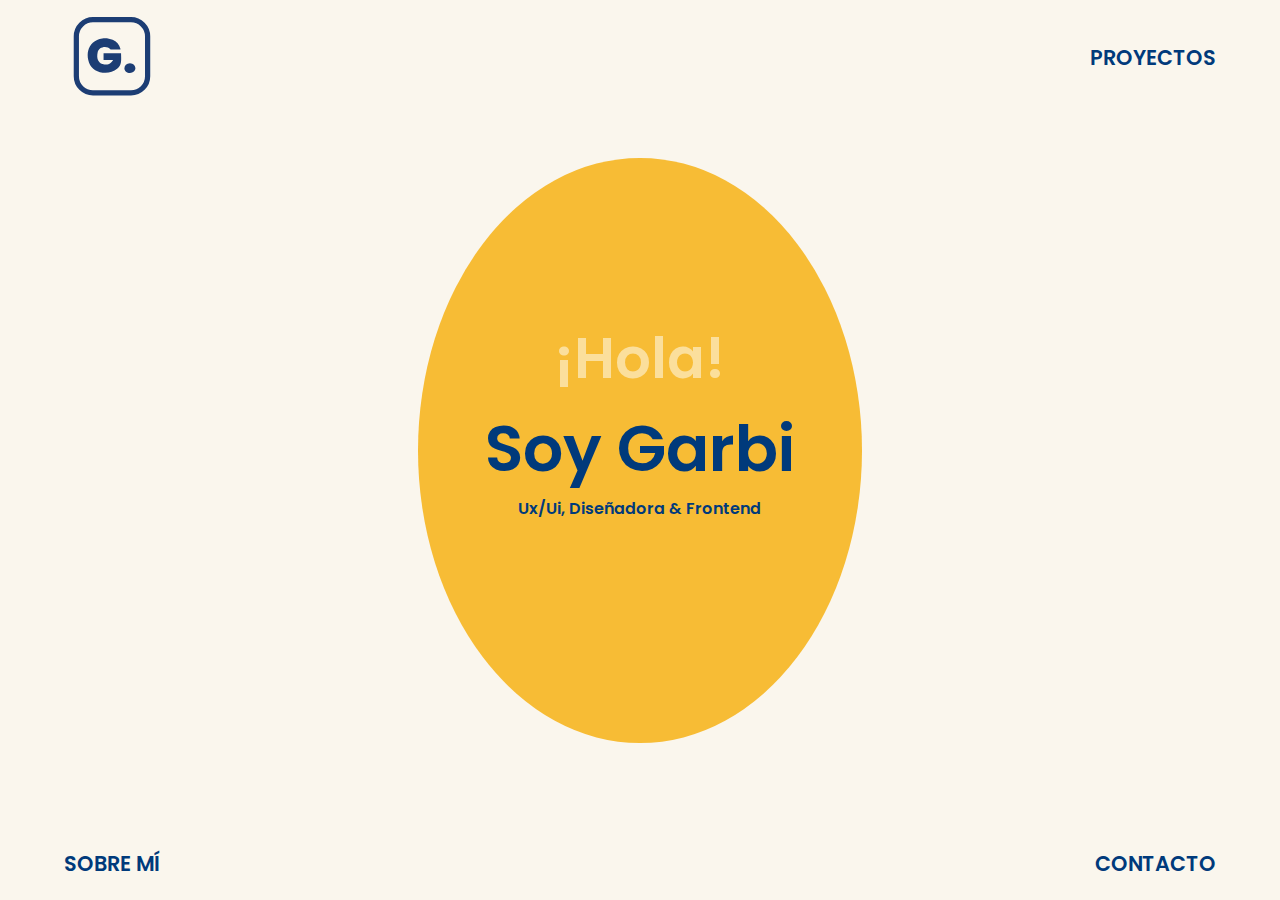
<file: index.html>
<!DOCTYPE html>
<html lang="en">
<head>
    <meta charset="UTF-8">
    <meta http-equiv="X-UA-Compatible" content="IE=edge">
    <meta name="viewport" content="width=device-width, initial-scale=1.0">
    <title>Garbi Mélida</title>
    <link rel="shortcut icon" href="img/Logo.G.naranja.svg" />

    <link rel="stylesheet" href="https://cdn.jsdelivr.net/npm/bootstrap-icons@1.3.0/font/bootstrap-icons.css">
    <link rel="stylesheet" href="https://cdnjs.cloudflare.com/ajax/libs/font-awesome/5.15.1/css/all.min.css" integrity="sha512-+4zCK9k+qNFUR5X+cKL9EIR+ZOhtIloNl9GIKS57V1MyNsYpYcUrUeQc9vNfzsWfV28IaLL3i96P9sdNyeRssA==" crossorigin="anonymous" />

    <link rel="preconnect" href="https://fonts.gstatic.com">
    <link rel="stylesheet" href="https://fonts.googleapis.com/css2?family=Poppins:wght@100;300;400;500;600;700&display=swap" >

    <link rel="stylesheet" href="css/index.css">
    <script src="js/app.js" defer></script>

    
</head>
<body>
    

 <!-- ESTO ES LA CABEZERA -->

    <header>
        <div class="header">
    
            <div class="centrado">
    
                <h1 class="h1">
                    <a class="logo" href="index.html" title="Logo"><img src="img/Logo.G.svg" alt="Garbi"></a>
                </h1>
    
                
                 <i class="fas fa-bars"></i>
    
                 <nav class="nav">
                    <ul class="ul">
                        <li class="li"> <a class="a" href="proyectos.html" title="proyectos"> proyectos</a></li>
                        <li class="li"> <a class="a" href="mi.html" title="sobre mi"> sobre mí</a>
                        <li class="li"> <a class="a" href="contacto.html" title="contacto"> contacto</a>
                    </ul>
                 </nav> 
                      
                 <div class="proyectos">
                    <a class="a" href="proyectos.html" title="Proyectos"> proyectos</a>
                 </div>
    
            
            </div>
    
        </div>
            
         
    </header>



<!-- ESTO ES EL CUERPO -->


<main>
    <div class="main"> 

        <div class="centrado">

            <div class="fondo">

                <div class="circulo"> 
                    <section class="texto 1">
                        <p class="p1">¡Hola!</p>
                        <h2 class="h2"> Soy Garbi</h2>
                    </section>
                    <section class="texto 2">
                        <h3 class="h3"> Ux/Ui, Diseñadora & Frontend</h3>
                        
                     </section>


                </div>
    

            </div>

        </div>

    </div>
 
</main>




<!-- ESTO ES EL PIE -->


<footer>

    <div class="footer">
        <div class="centrado">

            <div class="mi">
                <a class="a" href="mi.html" title="Sobre mi"> Sobre mí</a>
            </div>

            <div class="social">
                <ul class="rrss">
                <li class="red-social"><a class="a" href="https://www.instagram.com/soy.garbi/" title="Instagram" target="_blank" rel="noopener noreferrer"><i class="fab fa-instagram"></i></a></li>
                <li class="red-social"><a class="a" href="https://github.com/garbimelida" title="Github" target="_blank" rel="noopener noreferrer"><i class="fab fa-github"></i></a></li>
                <li class="red-social"><a class="a" href="https://www.linkedin.com/in/garbimelida/" title="linkedin" target="_blank" rel="noopener noreferrer"><i class="fab fa-linkedin"></i></a></li> 
                </ul>
            </div>

            <div class="contacto">
                <a class="a" href="contacto.html" title="Contacto"> Contacto</a>
            </div>

            

        </div>
    </div>

</footer>




</body>
</html>
</file>
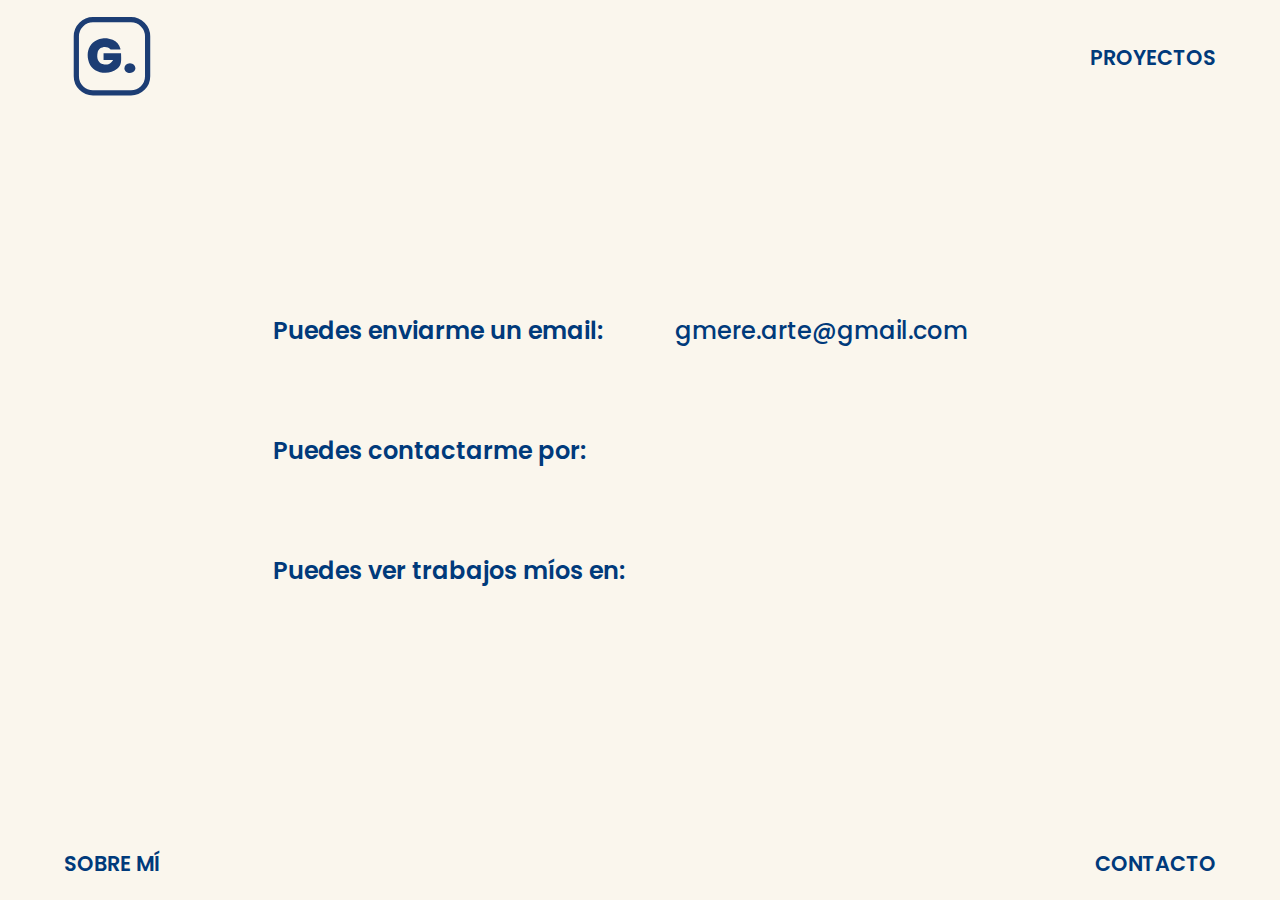
<file: contacto.html>
<!DOCTYPE html>
<html lang="en">
<head>
    <meta charset="UTF-8">
    <meta http-equiv="X-UA-Compatible" content="IE=edge">
    <meta name="viewport" content="width=device-width, initial-scale=1.0">
    <title>Garbi Mélida</title>
    <link rel="shortcut icon" href="img/Logo.G.naranja.svg" />

    <link rel="stylesheet" href="https://cdn.jsdelivr.net/npm/bootstrap-icons@1.3.0/font/bootstrap-icons.css">
    <link rel="stylesheet" href="https://cdnjs.cloudflare.com/ajax/libs/font-awesome/5.15.1/css/all.min.css" integrity="sha512-+4zCK9k+qNFUR5X+cKL9EIR+ZOhtIloNl9GIKS57V1MyNsYpYcUrUeQc9vNfzsWfV28IaLL3i96P9sdNyeRssA==" crossorigin="anonymous" />

    <link rel="preconnect" href="https://fonts.gstatic.com">
    <link rel="stylesheet" href="https://fonts.googleapis.com/css2?family=Poppins:wght@100;300;400;500;600;700&display=swap" >

    <link rel="stylesheet" href="css/contacto.css">
    <script src="js/app.js" defer></script>
</head>
<body>
    


    <header>
        <div class="header">
    
            <div class="centrado">
    
                <h1 class="h1">
                    <a class="logo" href="index.html" title="Logo"><img src="img/Logo.G.svg" alt="Garbi"></a>
                </h1>
    
                
                 <i class="fas fa-bars"></i>
    
                 <nav class="nav">
                    <ul class="ul">
                        <li class="li"> <a class="a" href="proyectos.html" title="proyectos"> proyectos</a></li>
                        <li class="li"> <a class="a" href="mi.html" title="sobre mi"> sobre mí</a>
                        <li class="li"> <a class="a" href="contacto.html" title="contacto"> contacto</a>
                    </ul>
                 </nav> 
                      
                 <div class="proyectos">
                    <a class="a" href="proyectos.html" title="Proyectos"> proyectos</a>
                 </div>
    
            
            </div>
    
        </div>
            
         
    </header>






<main>
    <div class="main"> 

        <div class="centrado">

            <div class="info"> 

                <div class="apartado">
                    <p class="p1">Puedes enviarme un email:</p>
                    <a class="correo" href="mailto:gmere.arte@gmail.com" title="correo" target="_blank" rel="noopener noreferrer">gmere.arte@gmail.com</a>

                </div>

                <div class="apartado">
                    <p class="p2">Puedes contactarme por:</p>
                    <a class="a" href="https://www.linkedin.com/in/garbimelida/" title="linkedin" target="_blank" rel="noopener noreferrer"><i class="fab fa-linkedin"></i></a>

                </div>

                <div class="apartado">
                    <p class="p">Puedes ver trabajos míos en:</p>
                    <ul class="rrss"> 
                        <li class="red-social"><a class="a" href="https://www.instagram.com/soy.garbi/" title="Instagram" target="_blank" rel="noopener noreferrer"><i class="fab fa-instagram"></i></a></li>
                        <li class="red-social"><a class="a" href="https://github.com/garbimelida" title="Github" target="_blank" rel="noopener noreferrer"><i class="fab fa-github"></i></a></li>
                    </ul>

                </div>



             </div>

        </div>


     </div>

          
    
</main>







<footer>

    <div class="footer">
        <div class="centrado">

            <div class="mi">
                <a class="a" href="mi.html" title="Sobre mi"> Sobre mí</a>
            </div>

            <div class="contacto">
                <a class="a" href="contacto.html" title="Contacto"> Contacto</a>
            </div>

            

        </div>
    </div>

</footer>




</body>
</html>
</file>
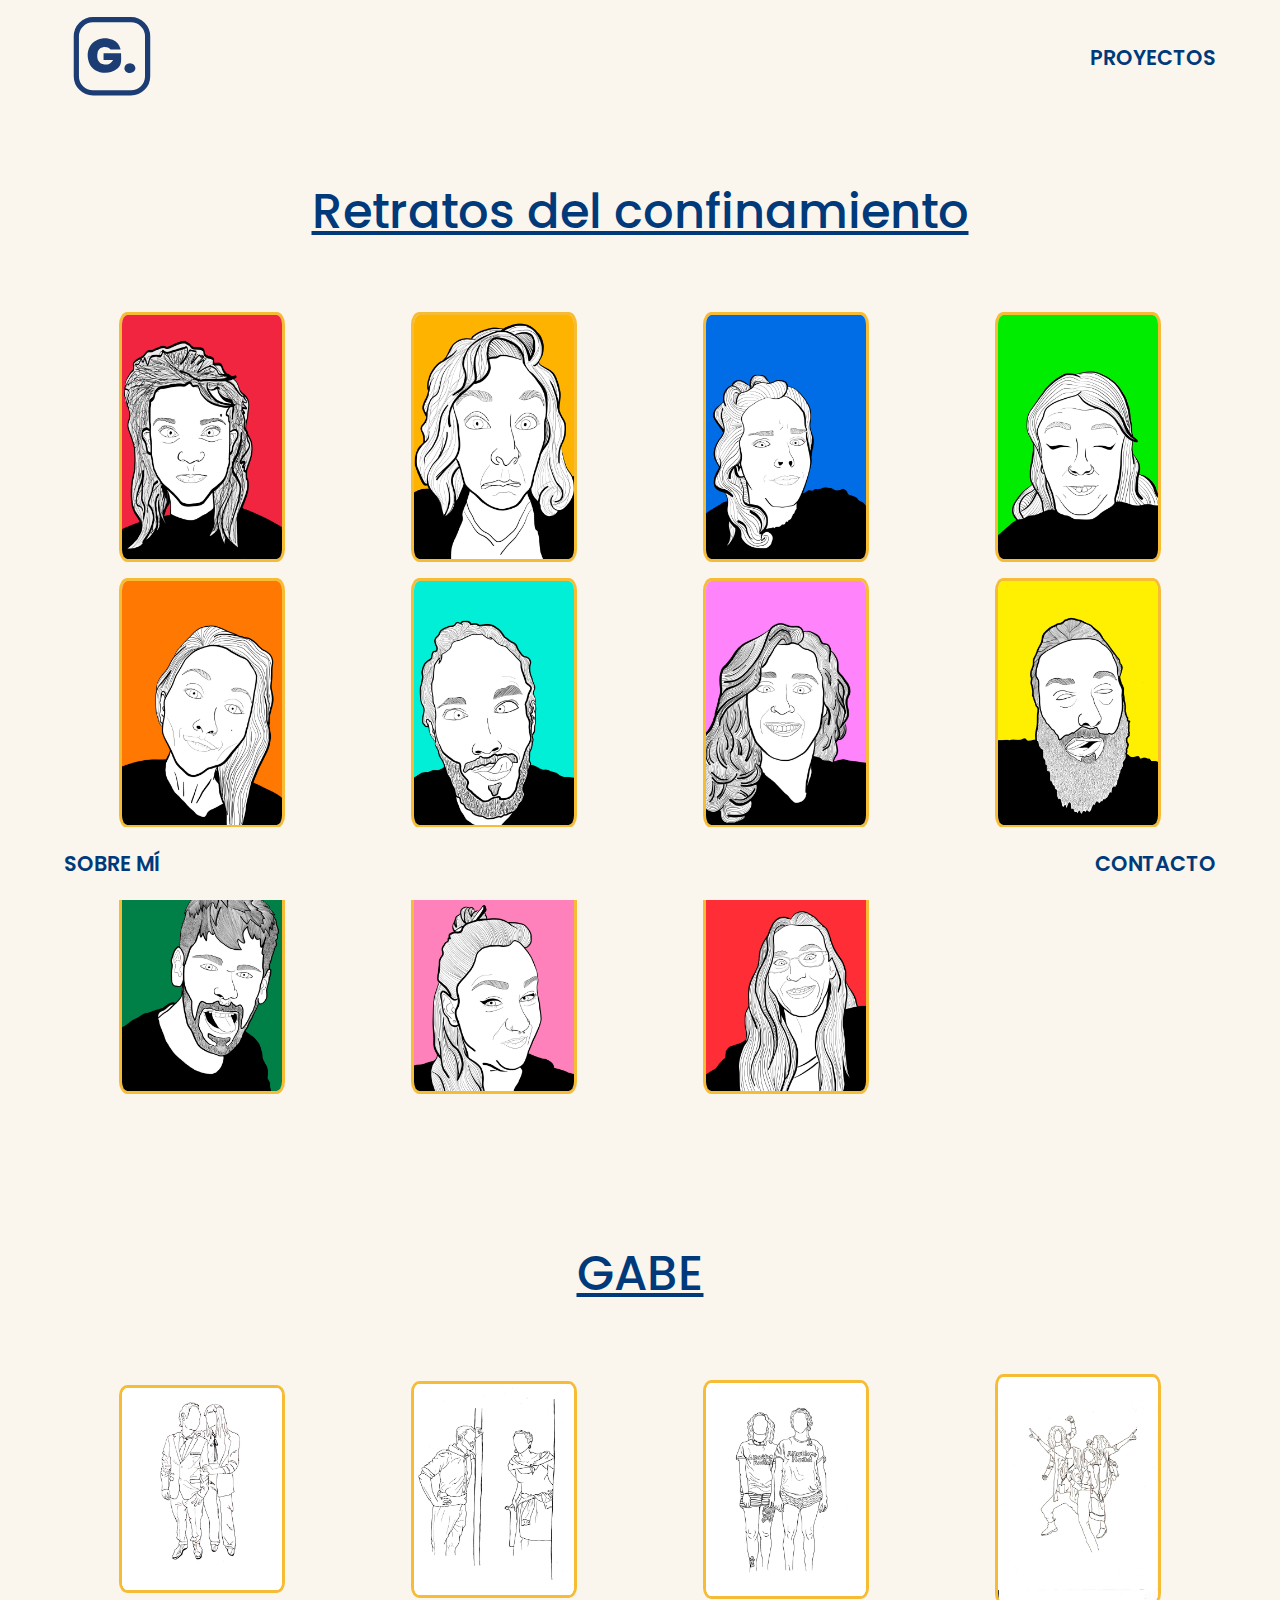
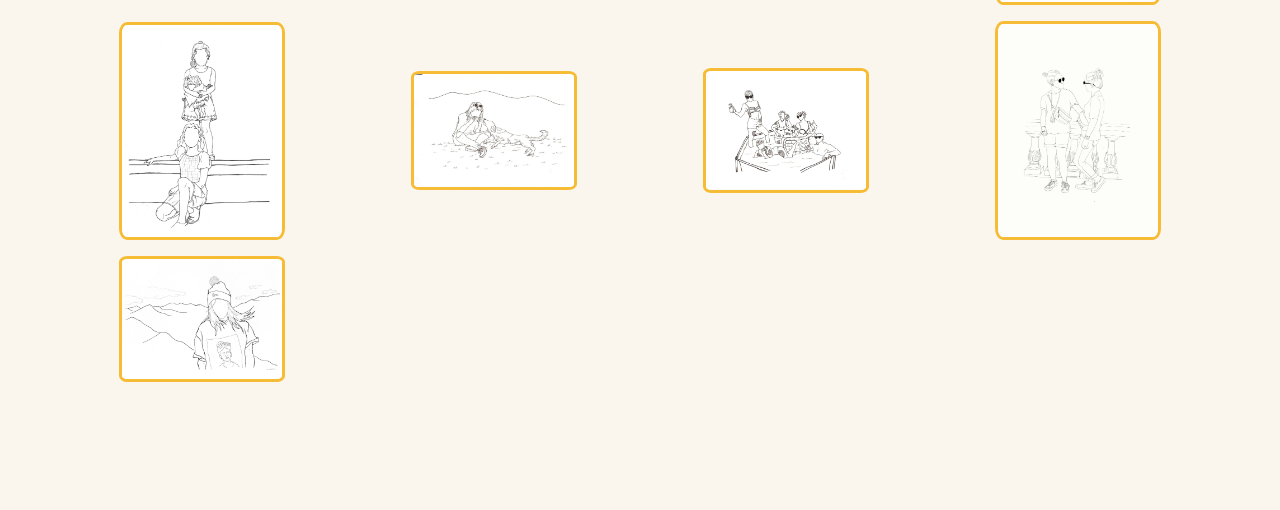
<file: disenos.html>
<!DOCTYPE html>
<html lang="en">
<head>
    <meta charset="UTF-8">
    <meta http-equiv="X-UA-Compatible" content="IE=edge">
    <meta name="viewport" content="width=device-width, initial-scale=1.0">
    <title>Garbi Mélida</title>
    <link rel="shortcut icon" href="img/Logo.G.naranja.svg" />

    <link rel="stylesheet" href="https://cdn.jsdelivr.net/npm/bootstrap-icons@1.3.0/font/bootstrap-icons.css">
    <link rel="stylesheet" href="https://cdnjs.cloudflare.com/ajax/libs/font-awesome/5.15.1/css/all.min.css" integrity="sha512-+4zCK9k+qNFUR5X+cKL9EIR+ZOhtIloNl9GIKS57V1MyNsYpYcUrUeQc9vNfzsWfV28IaLL3i96P9sdNyeRssA==" crossorigin="anonymous" />

    <link rel="preconnect" href="https://fonts.gstatic.com">
    <link rel="stylesheet" href="https://fonts.googleapis.com/css2?family=Poppins:wght@100;300;400;500;600;700&display=swap" >

    <link rel="stylesheet" href="css/disenos.css">
    
    <script src="js/app.js" defer></script>
</head>





<body>
    



<!-- LIGHTBOX -->
<div class="imagenes">

  <!-- RETRATOS DE CONFINAMIENTO -->

  <div class="lightbox 0">
    <i class="fas fa-times"></i>
    <img class="limi" src="img/retratos/Shey.jpg" alt="">
  </div>

  <div class="lightbox 1">
    <i class="fas fa-times"></i>
    <img class="limi" src="img/retratos/Rakk.jpg" alt="">
  </div>
  
  <div class="lightbox 2">
    <i class="fas fa-times"></i>
    <img class="limi" src="img/retratos/Yara.jpg" alt="">
  </div>


  <div class="lightbox 3">
    <i class="fas fa-times"></i>
    <img class="limi" src="img/retratos/Olena.jpg" alt="">
  </div>

  <div class="lightbox 4">
    <i class="fas fa-times"></i>
    <img class="limi" src="img/retratos/Rebeca.jpg" alt="">
  </div>
  
  <div class="lightbox 5">
    <i class="fas fa-times"></i>
    <img class="limi" src="img/retratos/Erlantz.jpg" alt="">
  </div>


  <div class="lightbox 6">
    <i class="fas fa-times"></i>
    <img class="limi" src="img/retratos/Maitane.jpg" alt="">
  </div>

  <div class="lightbox 7">
    <i class="fas fa-times"></i>
    <img class="limi" src="img/retratos/Matauko.jpg" alt="">
  </div>
  
  <div class="lightbox 8">
    <i class="fas fa-times"></i>
    <img class="limi" src="img/retratos/PABLO.jpg" alt="">
  </div>

  <div class="lightbox 9">
    <i class="fas fa-times"></i>
    <img class="limi" src="img/retratos/Tatti.jpg" alt="">
  </div>

  <div class="lightbox 10">
    <i class="fas fa-times"></i>
    <img class="limi" src="img/retratos/MAIDER.jpg" alt="">
  </div>

  <!-- GABE -->

  <div class="lightbox 11">
    <i class="fas fa-times"></i>
    <img class="limi" src="img/Gabe/Z.jpg" alt="">
  </div>

  <div class="lightbox 12">
    <i class="fas fa-times"></i>
    <img class="limi" src="img/Gabe/Y.jpg" alt="">
  </div>
  
  <div class="lightbox 13">
    <i class="fas fa-times"></i>
    <img class="limi" src="img/Gabe/X.jpg" alt="">
  </div>


  <div class="lightbox 14">
    <i class="fas fa-times"></i>
    <img class="limi" src="img/Gabe/W.jpg" alt="">
  </div>

  <div class="lightbox 15">
    <i class="fas fa-times"></i>
    <img class="limi" src="img/Gabe/V.jpg" alt="">
  </div>
  
  <div class="lightbox 16">
    <i class="fas fa-times"></i>
    <img class="limi" src="img/Gabe/U.jpg" alt="">
  </div>


  <div class="lightbox 17">
    <i class="fas fa-times"></i>
    <img class="limi" src="img/Gabe/T.jpg" alt="">
  </div>

  <div class="lightbox 18">
    <i class="fas fa-times"></i>
    <img class="limi" src="img/Gabe/S.jpg" alt="">
  </div>
  
  <div class="lightbox 19">
    <i class="fas fa-times"></i>
    <img class="limi" src="img/Gabe/R.jpg" alt="">
  </div>


</div>
  



<header>
  <div class="header">

      <div class="centrado">

          <h1 class="h1">
              <a class="logo" href="index.html" title="Logo"><img src="img/Logo.G.svg" alt="Garbi"></a>
          </h1>

          
           <i class="fas fa-bars"></i>

           <nav class="nav">
              <ul class="ul">
                  <li class="li"> <a class="a" href="proyectos.html" title="proyectos"> proyectos</a></li>
                  <li class="li"> <a class="a" href="mi.html" title="sobre mi"> sobre mí</a>
                  <li class="li"> <a class="a" href="contacto.html" title="contacto"> contacto</a>
              </ul>
           </nav> 
                
           <div class="proyectos">
              <a class="a" href="proyectos.html" title="Proyectos"> proyectos</a>
           </div>

      
      </div>

  </div>
      
   
</header>
        
     
</header>




<main>
    <div class="main"> 

        <div class="centrado">

            <section class="trabajos" id="retrtos">
                
                <h2 class="titulo"> Retratos del confinamiento</h2>

                <div class="grid">

                  <article class="article 0">
                    <img class="img" src="img/retratos/Shey.jpg" alt="imagen 01">
                    <h4 class="overlay">Sheyla</h4>
                  </article>
                 <article class="article 1">
                    <img class="img" src="img/retratos/Rakk.jpg" alt="imagen 02">
                    <h4 class="overlay">Raquel</h4>
                  </article>
                  <article class="article 2">
                    <img class="img" src="img/retratos/Yara.jpg" alt="Yara">
                    <h4 class="overlay">Yara</h4>
                  </article>
                  <article class="article 3">
                    <img class="img" src="img/retratos/Olena.jpg" alt="Olena">
                    <h4 class="overlay">Olena</h4>
                  </article>
                  <article class="article 4">
                    <img class="img" src="img/retratos/Rebeca.jpg" alt="Rebeca">
                    <h4 class="overlay">Rebeca</h4>
                  </article>
                  <article class="article 5">
                    <img class="img" src="img/retratos/Erlantz.jpg" alt="Erlantz">
                    <h4 class="overlay">Erlantz</h4>
                  </article>
                  <article class="article 6">
                    <img class="img" src="img/retratos/Maitane.jpg" alt="Maitane">
                    <h4 class="overlay">Maitane</h4>
                  </article>
                  <article class="article 7">
                    <img class="img" src="img/retratos/Matauko.jpg" alt="Matauko">
                    <h4 class="overlay">Matauko</h4>
                  </article>
                  <article class="article 8">
                    <img class="img" src="img/retratos/PABLO.jpg" alt="Pablo">
                    <h4 class="overlay">Pablo</h4>
                  </article>
                  <article class="article 9">
                    <img class="img" src="img/retratos/Tatti.jpg" alt="Tatti">
                    <h4 class="overlay">Tatti</h4>
                  </article>
                  <article class="article 10">
                    <img class="img" src="img/retratos/MAIDER.jpg" alt="Maider">
                    <h4 class="overlay">Rebeca</h4>
                  </article>
                
                </div>
              </section>



              <section class="section trabajos" id="Gabe">
                
                <h2 class="titulo"> GABE</h2>

                <div class="grid">
          
                  <article class="article 11">
                    <img class="img" src="img/Gabe/Z.jpg" alt="Z">
                    <h4 class="overlay">Z</h4>
                  </article>
                  <article class="article 12">
                    <img class="img" src="img/Gabe/Y.jpg" alt="Y">
                    <h4 class="overlay">Y</h4>
                  </article>
                  <article class="article 13">
                    <img class="img" src="img/Gabe/X.jpg" alt="X">
                    <h4 class="overlay">X</h4>
                  </article>
                  <article class="article 14">
                    <img class="img" src="img/Gabe/W.jpg" alt="W">
                    <h4 class="overlay">W</h4>
                  </article>
                  <article class="article 15">
                    <img class="img" src="img/Gabe/V.jpg" alt="V">
                    <h4 class="overlay">V</h4>
                  </article>
                  <article class="article 16">
                    <img class="img" src="img/Gabe/U.jpg" alt="U">
                    <h4 class="overlay">U</h4>
                  </article>
                  <article class="article 17">
                    <img class="img" src="img/Gabe/T.jpg" alt="T">
                    <h4 class="overlay">T</h4>
                  </article>
                  <article class="article 18">
                    <img class="img" src="img/Gabe/S.jpg" alt="S">
                    <h4 class="overlay">S</h4>
                  </article>
                  <article class="article 19">
                    <img class="img" src="img/Gabe/R.jpg" alt="R">
                    <h4 class="overlay">R</h4>
                  </article>
                  
                
                </div>
                
                          
                
              </section>

         </div>

     </div>      
    
</main>







<footer>

    <div class="footer">
        <div class="centrado">

            <div class="mi">
                <a class="a" href="mi.html" title="Proyectos"> Sobre mí</a>
            </div>

            <div class="social">
              <ul class="rrss">
              <li class="red-social"><a class="a" href="https://www.instagram.com/soy.garbi/" title="Instagram" target="_blank" rel="noopener noreferrer"><i class="fab fa-instagram"></i></a></li>
              <li class="red-social"><a class="a" href="https://github.com/garbimelida" title="Github" target="_blank" rel="noopener noreferrer"><i class="fab fa-github"></i></a></li>
              <li class="red-social"><a class="a" href="https://www.linkedin.com/in/garbimelida/" title="linkedin" target="_blank" rel="noopener noreferrer"><i class="fab fa-linkedin"></i></a></li> 
              </ul>
          </div>

            <div class="contacto">
                <a class="a" href="contacto.html" title="Contacto"> Contacto</a>
            </div>

            

        </div>
    </div>

</footer>




</body>
</html>
</file>
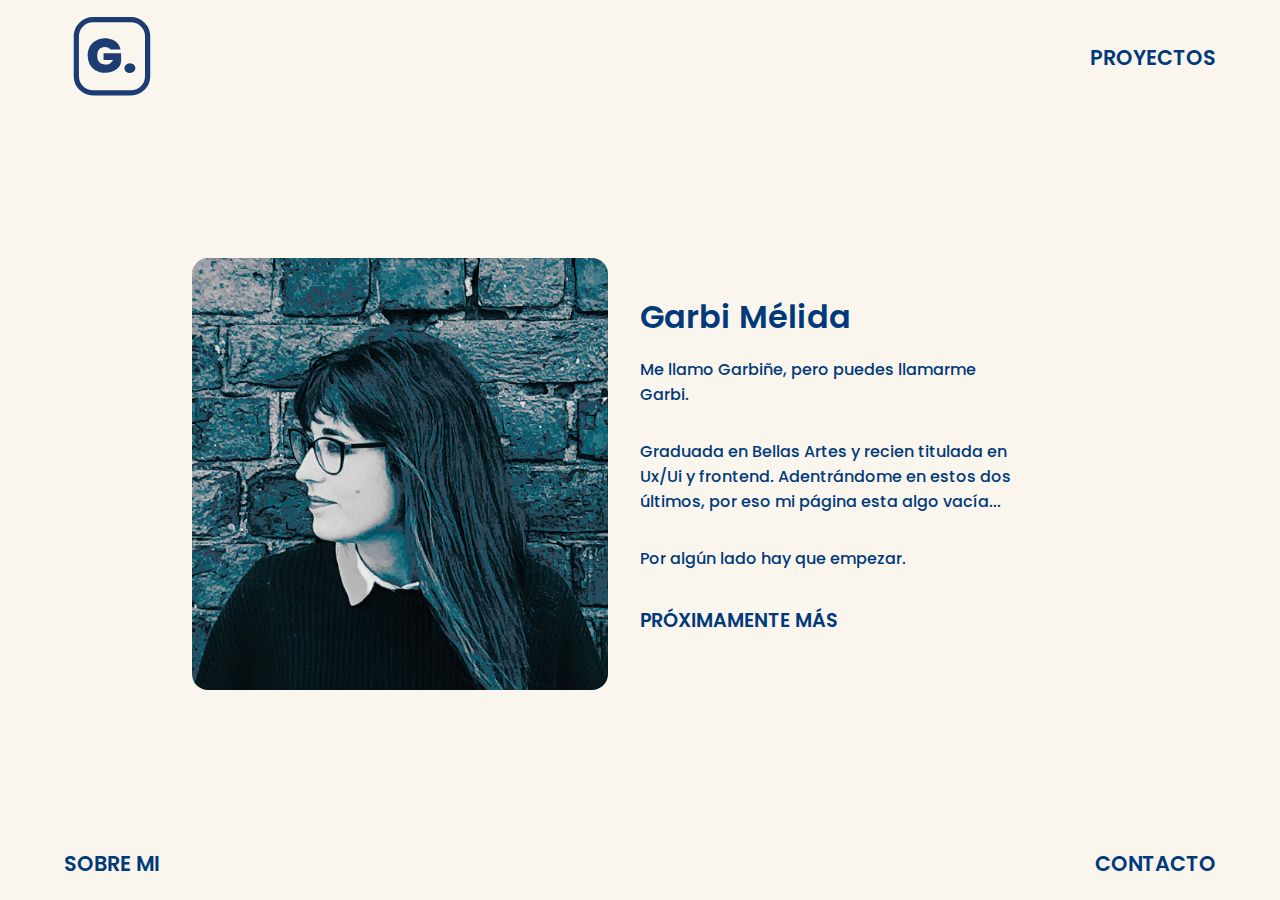
<file: mi.html>
<!DOCTYPE html>
<html lang="en">
<head>
    <meta charset="UTF-8">
    <meta http-equiv="X-UA-Compatible" content="IE=edge">
    <meta name="viewport" content="width=device-width, initial-scale=1.0">
    <title>Garbi Mélida</title>
    <link rel="shortcut icon" href="img/Logo.G.naranja.svg" />

    <link rel="stylesheet" href="https://cdn.jsdelivr.net/npm/bootstrap-icons@1.3.0/font/bootstrap-icons.css">
    <link rel="stylesheet" href="https://cdnjs.cloudflare.com/ajax/libs/font-awesome/5.15.1/css/all.min.css" integrity="sha512-+4zCK9k+qNFUR5X+cKL9EIR+ZOhtIloNl9GIKS57V1MyNsYpYcUrUeQc9vNfzsWfV28IaLL3i96P9sdNyeRssA==" crossorigin="anonymous" />

    <link rel="preconnect" href="https://fonts.gstatic.com">
    <link rel="stylesheet" href="https://fonts.googleapis.com/css2?family=Poppins:wght@100;300;400;500;600;700&display=swap" >

    <link rel="stylesheet" href="css/mi.css">
    <script src="js/app.js" defer></script>

</head>
<body>
    


<header>
    <div class="header">

        <div class="centrado">

            <h1 class="h1">
                <a class="logo" href="index.html" title="Logo"><img src="img/Logo.G.svg" alt="Garbi"></a>
            </h1>

            
             <i class="fas fa-bars"></i>

             <nav class="nav">
                <ul class="ul">
                    <li class="li"> <a class="a" href="proyectos.html" title="proyectos"> proyectos</a></li>
                    <li class="li"> <a class="a" href="mi.html" title="sobre mi"> sobre mi</a>
                    <li class="li"> <a class="a" href="contacto.html" title="contacto"> contacto</a>
                </ul>
             </nav> 
                  
             <div class="proyectos">
                <a class="a" href="proyectos.html" title="Proyectos"> proyectos</a>
             </div>

        
        </div>

    </div>
        
     
</header>






<main>
    <div class="main"> 

        <div class="centrado">

                <div class="columna yo">
                    <img class="img" src="img/yo.jpg" alt="yo">
                    
                </div>

                <div class="columna">
                    <div class="texto">
                        <h2 class="presentacion">Garbi Mélida</h2>
                        <p class="p"> Me llamo Garbiñe, pero puedes llamarme <strong>Garbi</strong>.</p>
                         <p class="p"> Graduada en Bellas Artes y recien titulada en  <strong>Ux</strong>/<strong>Ui</strong> y <strong>frontend</strong>. Adentrándome en estos dos últimos,
                        por eso mi página esta algo vacía...</p> 
                         <p class="p">Por algún lado hay que empezar.</p> 
                         <p class="proximamente">PRÓXIMAMENTE MÁS</p>

                    </div>
                    
                    
                    
                </div>


               
                     
        </div>

         
    </div>


        
</main>







<footer>

    <div class="footer">
        <div class="centrado">

            <div class="mi">
                <a class="a" href="mi.html" title="Sobre mi"> Sobre mi</a>
            </div>

            <div class="social">
                <ul class="rrss">
                <li class="red-social"><a class="a" href="https://www.instagram.com/soy.garbi/" title="Instagram" target="_blank" rel="noopener noreferrer"><i class="fab fa-instagram"></i></a></li>
                <li class="red-social"><a class="a" href="https://github.com/garbimelida" title="Github" target="_blank" rel="noopener noreferrer"><i class="fab fa-github"></i></a></li>
                <li class="red-social"><a class="a" href="https://www.linkedin.com/in/garbimelida/" title="linkedin" target="_blank" rel="noopener noreferrer"><i class="fab fa-linkedin"></i></a></li> 
                </ul>
            </div>

            <div class="contacto">
                <a class="a" href="contacto.html" title="Contacto"> Contacto</a>
            </div>

            

        </div>
    </div>

</footer>




</body>
</html>
</file>
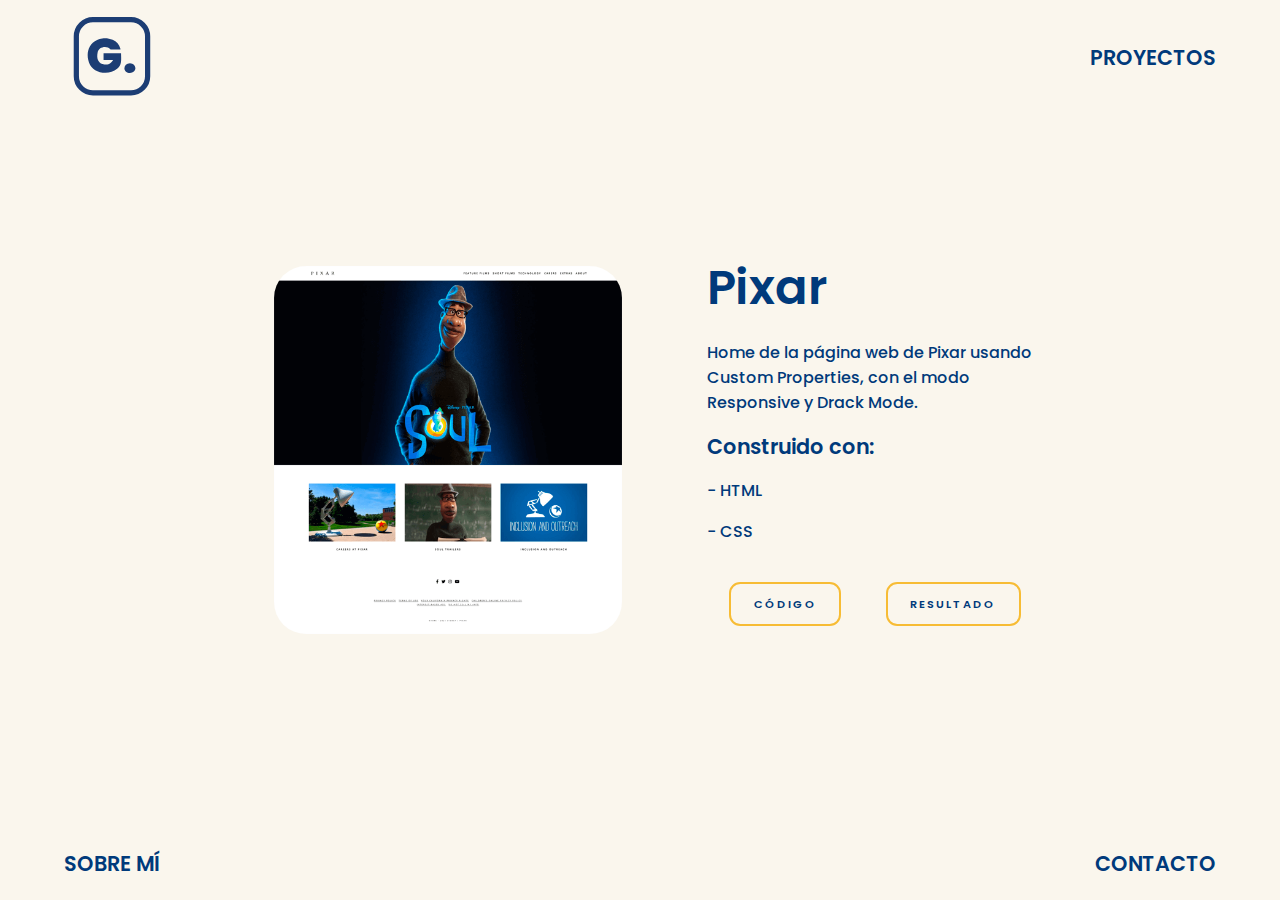
<file: pixar.html>
<!DOCTYPE html>
<html lang="en">
<head>
    <meta charset="UTF-8">
    <meta http-equiv="X-UA-Compatible" content="IE=edge">
    <meta name="viewport" content="width=device-width, initial-scale=1.0">
    <title>Garbi Mélida</title>
    <link rel="shortcut icon" href="img/Logo.G.naranja.svg" />

    <link rel="stylesheet" href="https://cdn.jsdelivr.net/npm/bootstrap-icons@1.3.0/font/bootstrap-icons.css">
    <link rel="stylesheet" href="https://cdnjs.cloudflare.com/ajax/libs/font-awesome/5.15.1/css/all.min.css" integrity="sha512-+4zCK9k+qNFUR5X+cKL9EIR+ZOhtIloNl9GIKS57V1MyNsYpYcUrUeQc9vNfzsWfV28IaLL3i96P9sdNyeRssA==" crossorigin="anonymous" />

    <link rel="preconnect" href="https://fonts.gstatic.com">
    <link rel="stylesheet" href="https://fonts.googleapis.com/css2?family=Poppins:wght@100;300;400;500;600;700&display=swap" >

    <link rel="stylesheet" href="css/pixar.css">
    <script src="js/app.js" defer></script>
</head>
<body>
    



    <header>
        <div class="header">
    
            <div class="centrado">
    
                <h1 class="h1">
                    <a class="logo" href="index.html" title="Logo"><img src="img/Logo.G.svg" alt="Garbi"></a>
                </h1>
    
                
                 <i class="fas fa-bars"></i>
    
                 <nav class="nav">
                    <ul class="ul">
                        <li class="li"> <a class="a" href="proyectos.html" title="proyectos"> proyectos</a></li>
                        <li class="li"> <a class="a" href="mi.html" title="sobre mi"> sobre mí</a>
                        <li class="li"> <a class="a" href="contacto.html" title="contacto"> contacto</a>
                    </ul>
                 </nav> 
                      
                 <div class="proyectos">
                    <a class="a" href="proyectos.html" title="Proyectos"> proyectos</a>
                 </div>
    
            
            </div>
    
        </div>
            
         
    </header>





<main>
    <div class="main"> 

        <div class="centrado">

                <div class="foto">
                    <img class="img" src="img/PIXAR.entera.png" alt="îxar">
                    
                </div>

                <div class="texto">
                    <div class="descripcion">
                        <h2 class="nombre">Pixar</h2>
                        <p class="p">Home de la página web de Pixar usando Custom Properties, con el modo Responsive y Drack Mode.</p>
                        <p class="p2">Construido con: </p> 
                         <p class="p">- HTML</p> 
                         <p class="p">- CSS</p> 
                        
                    </div>
    
                    <div class="enlaces">
                        <a class="a" href="https://github.com/garbimelida/PIXAR" title="Github" target="_blank">Código</a>
                         <a class="a" href="https://garbimelida.github.io/PIXAR/" title="click" target="_blank">Resultado</a>
                    </div>
                </div>
                


               
                     
        </div>

         
    </div>


        
</main>







<footer>

    <div class="footer">
        <div class="centrado">

            <div class="mi">
                <a class="a" href="mi.html" title="Sobre mi"> Sobre mí</a>
            </div>
            
            <div class="social">
                <ul class="rrss">
                <li class="red-social"><a class="a" href="https://www.instagram.com/soy.garbi/" title="Instagram" target="_blank" rel="noopener noreferrer"><i class="fab fa-instagram"></i></a></li>
                <li class="red-social"><a class="a" href="https://github.com/garbimelida" title="Github" target="_blank" rel="noopener noreferrer"><i class="fab fa-github"></i></a></li>
                <li class="red-social"><a class="a" href="https://www.linkedin.com/in/garbimelida/" title="linkedin" target="_blank" rel="noopener noreferrer"><i class="fab fa-linkedin"></i></a></li> 
                </ul>
            </div>

            <div class="contacto">
                <a class="a" href="contacto.html" title="Contacto"> Contacto</a>
            </div>

            

        </div>
    </div>

</footer>




</body>
</html>
</file>
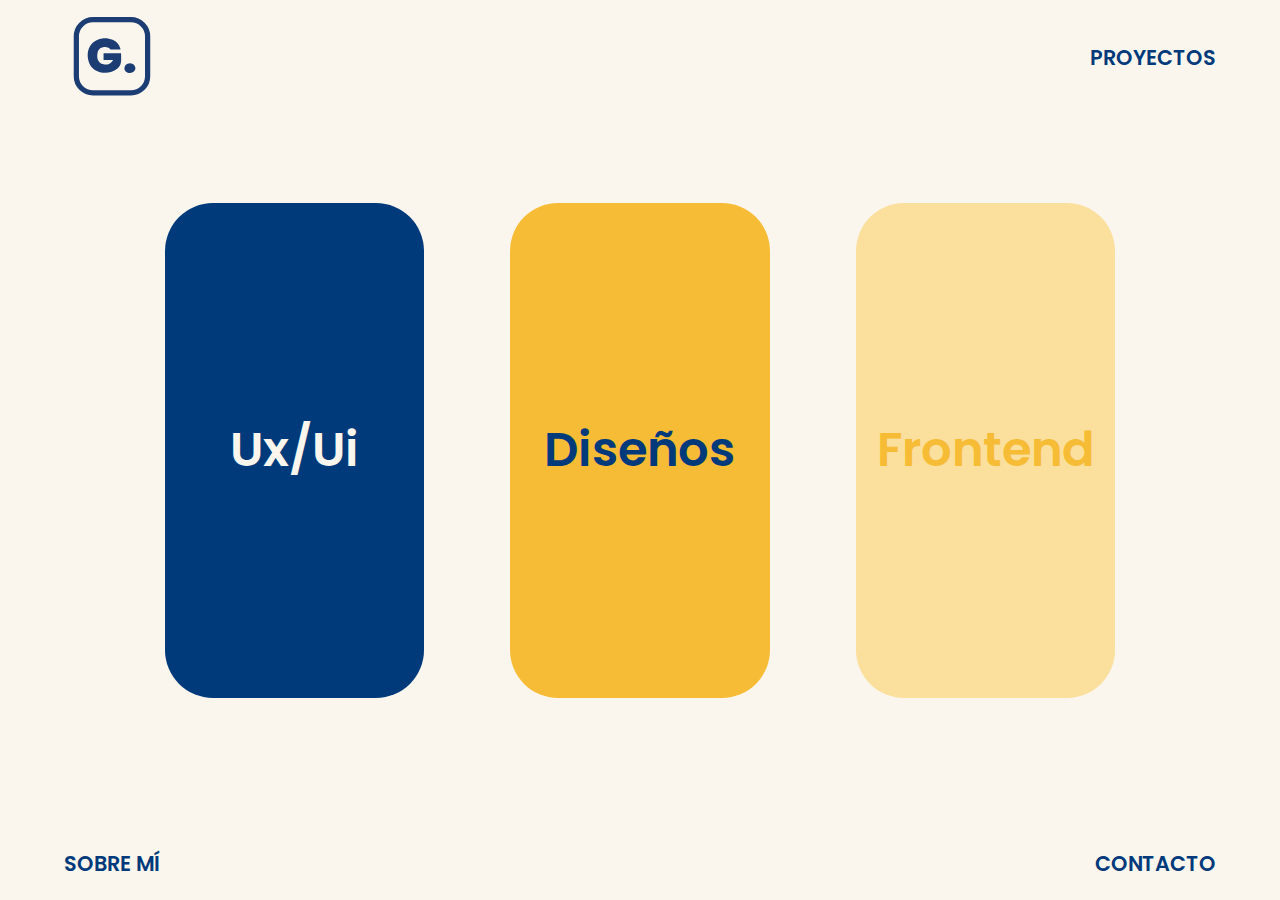
<file: proyectos.html>
<!DOCTYPE html>
<html lang="en">
<head>
    <meta charset="UTF-8">
    <meta http-equiv="X-UA-Compatible" content="IE=edge">
    <meta name="viewport" content="width=device-width, initial-scale=1.0">
    <title>Garbi Mélida</title>
    <link rel="shortcut icon" href="img/Logo.G.naranja.svg" />

    <link rel="stylesheet" href="https://cdn.jsdelivr.net/npm/bootstrap-icons@1.3.0/font/bootstrap-icons.css">
    <link rel="stylesheet" href="https://cdnjs.cloudflare.com/ajax/libs/font-awesome/5.15.1/css/all.min.css" integrity="sha512-+4zCK9k+qNFUR5X+cKL9EIR+ZOhtIloNl9GIKS57V1MyNsYpYcUrUeQc9vNfzsWfV28IaLL3i96P9sdNyeRssA==" crossorigin="anonymous" />

    <link rel="preconnect" href="https://fonts.gstatic.com">
    <link rel="stylesheet" href="https://fonts.googleapis.com/css2?family=Poppins:wght@100;300;400;500;600;700&display=swap" >

    <link rel="stylesheet" href="css/proyectos.css">
    <script src="js/app.js" defer></script>

</head>
<body>
    


    <header>
        <div class="header">
    
            <div class="centrado">
    
                <h1 class="h1">
                    <a class="logo" href="index.html" title="Logo"><img src="img/Logo.G.svg" alt="Garbi"></a>
                </h1>
    
                
                 <i class="fas fa-bars"></i>
    
                 <nav class="nav">
                    <ul class="ul">
                        <li class="li"> <a class="a" href="proyectos.html" title="proyectos"> proyectos</a></li>
                        <li class="li"> <a class="a" href="mi.html" title="sobre mi"> sobre mí</a>
                        <li class="li"> <a class="a" href="contacto.html" title="contacto"> contacto</a>
                    </ul>
                 </nav> 
                      
                 <div class="proyectos">
                    <a class="a" href="proyectos.html" title="Proyectos"> proyectos</a>
                 </div>
    
            
            </div>
    
        </div>
            
         
    </header>






<main>
    <div class="main"> 

        <div class="centrado">

            <div class="cuadrados"> 

                
                <a class="ficha" href="ux.html" title="Proyectos"><p class="p1">Ux/Ui</p></a>
                <a class="ficha naranja" href="disenos.html" title="Proyectos"><p class="p2">Diseños</p></a>
                <a class="ficha amarillo" href="frontend.html" title="Proyectos"><p class="p3">Frontend</p></a>
            

                
                
                
            </div>

         </div>

     </div>




          
    
</main>







<footer>

    <div class="footer">
        <div class="centrado">

            <div class="mi">
                <a class="a" href="mi.html" title="Sobre mi"> Sobre mí</a>
            </div>
            
            <div class="social">
                <ul class="rrss">
                <li class="red-social"><a class="a" href="https://www.instagram.com/soy.garbi/" title="Instagram" target="_blank" rel="noopener noreferrer"><i class="fab fa-instagram"></i></a></li>
                <li class="red-social"><a class="a" href="https://github.com/garbimelida" title="Github" target="_blank" rel="noopener noreferrer"><i class="fab fa-github"></i></a></li>
                <li class="red-social"><a class="a" href="https://www.linkedin.com/in/garbimelida/" title="linkedin" target="_blank" rel="noopener noreferrer"><i class="fab fa-linkedin"></i></a></li> 
                </ul>
            </div>

            <div class="contacto">
                <a class="a" href="contacto.html" title="Contacto"> Contacto</a>
            </div>

            

        </div>
    </div>

</footer>




</body>
</html>
</file>
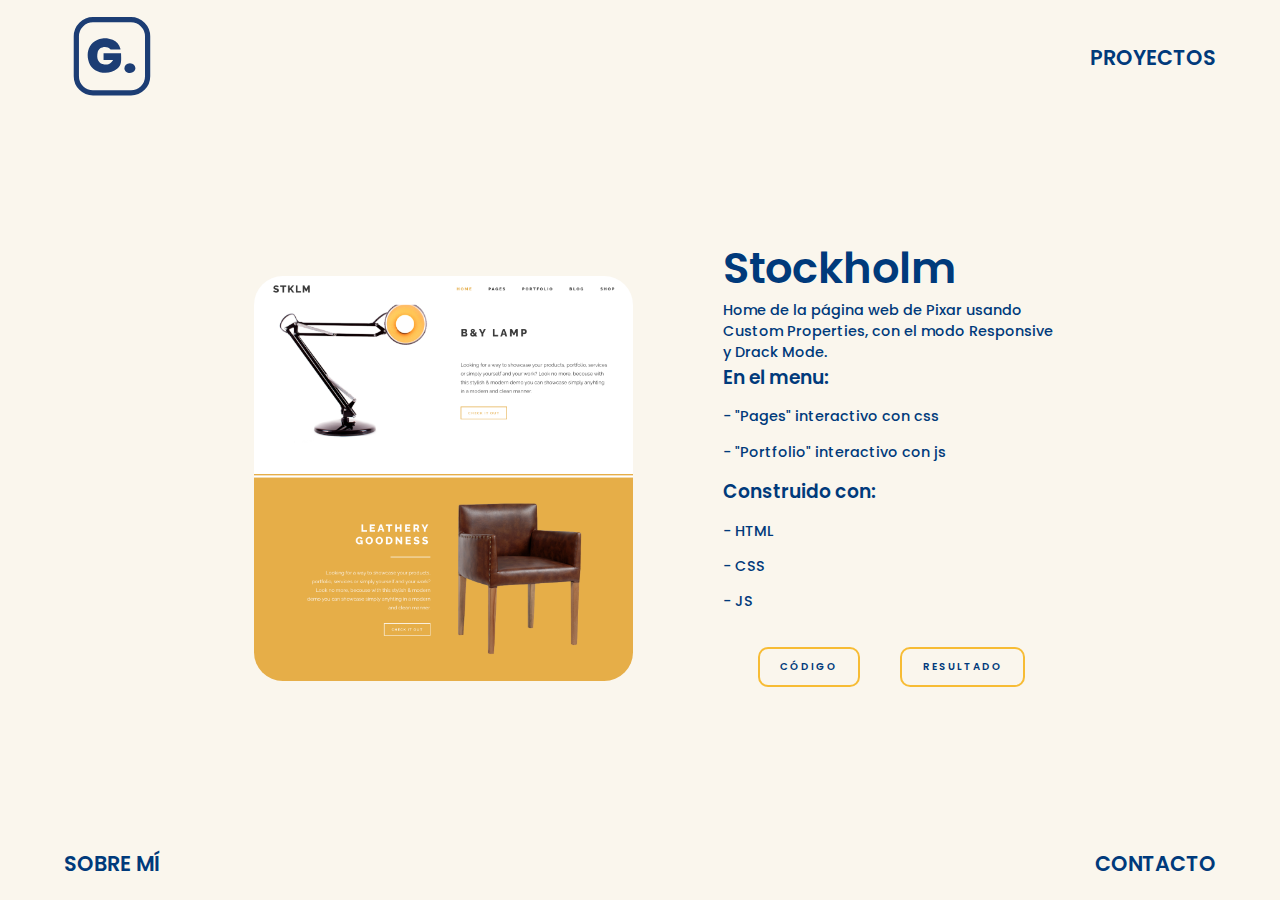
<file: stklm.html>
<!DOCTYPE html>
<html lang="en">
<head>
    <meta charset="UTF-8">
    <meta http-equiv="X-UA-Compatible" content="IE=edge">
    <meta name="viewport" content="width=device-width, initial-scale=1.0">
    <title>Garbi Mélida</title>
    <link rel="shortcut icon" href="img/Logo.G.naranja.svg" />

    <link rel="stylesheet" href="https://cdn.jsdelivr.net/npm/bootstrap-icons@1.3.0/font/bootstrap-icons.css">
    <link rel="stylesheet" href="https://cdnjs.cloudflare.com/ajax/libs/font-awesome/5.15.1/css/all.min.css" integrity="sha512-+4zCK9k+qNFUR5X+cKL9EIR+ZOhtIloNl9GIKS57V1MyNsYpYcUrUeQc9vNfzsWfV28IaLL3i96P9sdNyeRssA==" crossorigin="anonymous" />

    <link rel="preconnect" href="https://fonts.gstatic.com">
    <link rel="stylesheet" href="https://fonts.googleapis.com/css2?family=Poppins:wght@100;300;400;500;600;700&display=swap" >

    <link rel="stylesheet" href="css/stklm.css">
    <script src="js/app.js" defer></script>
</head>
<body>
    


    <header>
        <div class="header">
    
            <div class="centrado">
    
                <h1 class="h1">
                    <a class="logo" href="index.html" title="Logo"><img src="img/Logo.G.svg" alt="Garbi"></a>
                </h1>
    
                
                 <i class="fas fa-bars"></i>
    
                 <nav class="nav">
                    <ul class="ul">
                        <li class="li"> <a class="a" href="proyectos.html" title="proyectos"> proyectos</a></li>
                        <li class="li"> <a class="a" href="mi.html" title="sobre mi"> sobre mí</a>
                        <li class="li"> <a class="a" href="contacto.html" title="contacto"> contacto</a>
                    </ul>
                 </nav> 
                      
                 <div class="proyectos">
                    <a class="a" href="proyectos.html" title="Proyectos"> proyectos</a>
                 </div>
    
            
            </div>
    
        </div>
            
         
    </header>






<main>
    <div class="main"> 

        <div class="centrado">

                <div class="foto">
                    <img class="img" src="img/STKLM.dentroo.png" alt="îxar">
                    
                </div>

                <div class="texto">
                    <div class="descripcion">
                        <h2 class="nombre">Stockholm</h2>
                        <p class="p1">Home de la página web de Pixar usando Custom Properties, con el modo Responsive y Drack Mode.</p>
                        <p class="p2">En el menu: </p> 
                        <p class="p">- "Pages" interactivo con css</p> 
                        <p class="p">- "Portfolio" interactivo con js</p>
                        <p class="p2">Construido con: </p> 
                        <p class="p">- HTML</p> 
                        <p class="p">- CSS</p> 
                        <p class="p">- JS</p> 
                        
                    </div>
    
                    <div class="enlaces">
                        <a class="a" href="https://github.com/garbimelida/Stockholm" title="Github" target="_blank">Código</a>
                        <a class="a" href="https://garbimelida.github.io/Stockholm/" title="click" target="_blank" >Resultado</a>
                    </div>
                </div>
                


               
                     
        </div>

         
    </div>


        
</main>







<footer>

    <div class="footer">
        <div class="centrado">

            <div class="mi">
                <a class="a" href="mi.html" title="Sobre mi"> Sobre mí</a>
            </div>

            <div class="social">
                <ul class="rrss">
                <li class="red-social"><a class="a" href="https://www.instagram.com/soy.garbi/" title="Instagram" target="_blank" rel="noopener noreferrer"><i class="fab fa-instagram"></i></a></li>
                <li class="red-social"><a class="a" href="https://github.com/garbimelida" title="Github" target="_blank" rel="noopener noreferrer"><i class="fab fa-github"></i></a></li>
                <li class="red-social"><a class="a" href="https://www.linkedin.com/in/garbimelida/" title="linkedin" target="_blank" rel="noopener noreferrer"><i class="fab fa-linkedin"></i></a></li> 
                </ul>
            </div>

            <div class="contacto">
                <a class="a" href="contacto.html" title="Contacto"> Contacto</a>
            </div>

            

        </div>
    </div>

</footer>




</body>
</html>
</file>
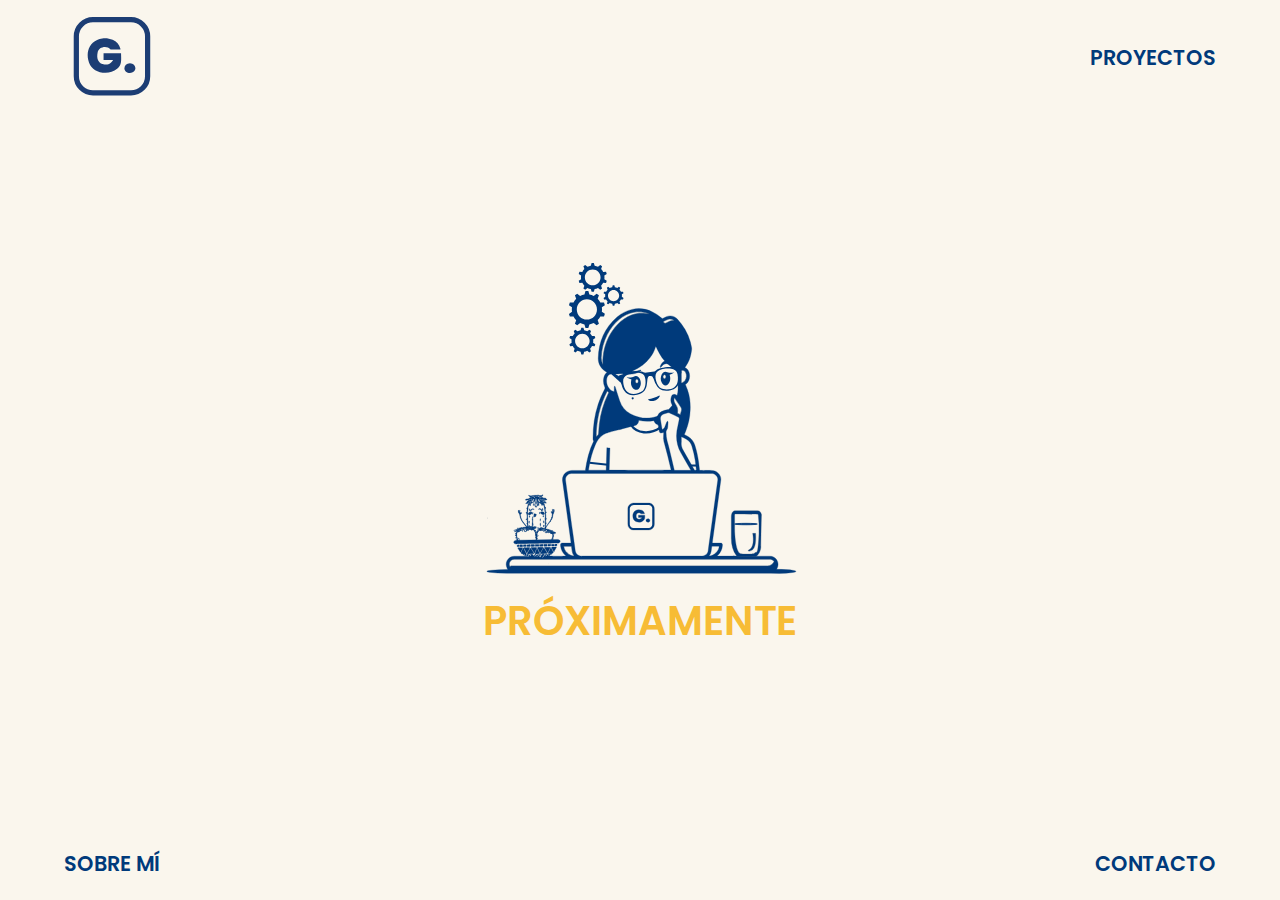
<file: ux.html>
<!DOCTYPE html>
<html lang="en">
<head>
    <meta charset="UTF-8">
    <meta http-equiv="X-UA-Compatible" content="IE=edge">
    <meta name="viewport" content="width=device-width, initial-scale=1.0">
    <title>Garbi Mélida</title>
    <link rel="shortcut icon" href="img/Logo.G.naranja.svg" />

    <link rel="stylesheet" href="https://cdn.jsdelivr.net/npm/bootstrap-icons@1.3.0/font/bootstrap-icons.css">
    <link rel="stylesheet" href="https://cdnjs.cloudflare.com/ajax/libs/font-awesome/5.15.1/css/all.min.css" integrity="sha512-+4zCK9k+qNFUR5X+cKL9EIR+ZOhtIloNl9GIKS57V1MyNsYpYcUrUeQc9vNfzsWfV28IaLL3i96P9sdNyeRssA==" crossorigin="anonymous" />

    <link rel="preconnect" href="https://fonts.gstatic.com">
    <link rel="stylesheet" href="https://fonts.googleapis.com/css2?family=Poppins:wght@100;300;400;500;600;700&display=swap" >

    <link rel="stylesheet" href="css/ux.css">
    <script src="js/app.js" defer></script>
</head>
<body>
    


    <header>
        <div class="header">
    
            <div class="centrado">
    
                <h1 class="h1">
                    <a class="logo" href="index.html" title="Logo"><img src="img/Logo.G.svg" alt="Garbi"></a>
                </h1>
    
                
                 <i class="fas fa-bars"></i>
    
                 <nav class="nav">
                    <ul class="ul">
                        <li class="li"> <a class="a" href="proyectos.html" title="proyectos"> proyectos</a></li>
                        <li class="li"> <a class="a" href="mi.html" title="sobre mi"> sobre mí</a>
                        <li class="li"> <a class="a" href="contacto.html" title="contacto"> contacto</a>
                    </ul>
                 </nav> 
                      
                 <div class="proyectos">
                    <a class="a" href="proyectos.html" title="Proyectos"> proyectos</a>
                 </div>
    
            
            </div>
    
        </div>
            
         
    </header>





<main>
    <div class="main"> 

        <div class="centrado">

            <div class="imagen">
                <img src="img/YoDibuA.svg" alt="yo">
            </div>

            <div class="texto"> 
              
                <p>PRÓXIMAMENTE</p>
                
            </div>

           

         </div>

     </div>




          
    
</main>







<footer>

    <div class="footer">
        <div class="centrado">

            <div class="mi">
                <a class="a" href="mi.html" title="Sobre mi"> Sobre mí</a>
            </div>

            <div class="social">
                <ul class="rrss">
                <li class="red-social"><a class="a" href="https://www.instagram.com/soy.garbi/" title="Instagram" target="_blank" rel="noopener noreferrer"><i class="fab fa-instagram"></i></a></li>
                <li class="red-social"><a class="a" href="https://github.com/garbimelida" title="Github" target="_blank" rel="noopener noreferrer"><i class="fab fa-github"></i></a></li>
                <li class="red-social"><a class="a" href="https://www.linkedin.com/in/garbimelida/" title="linkedin" target="_blank" rel="noopener noreferrer"><i class="fab fa-linkedin"></i></a></li> 
                </ul>
            </div>

            <div class="contacto">
                <a class="a" href="contacto.html" title="Contacto"> Contacto</a>
            </div>

            

        </div>
    </div>

</footer>




</body>
</html>
</file>
<file: css/index.css>
* {
  margin: 0;
  padding: 0;
  border: 0;
  box-sizing: border-box;
}

:root {
  --tipo1: "Poppins", sans-serif;
  --tipo2: "Poppins", sans-serif;
  --fondo:#faf6ed;
  --azul: #003a7b;
  --naranja: #f7bc35;
  --medio:#fbdf9c;
}

a {
  display: block;
  color: inherit;
  text-decoration: none;
}

p a {
  display: inline-flex;
}

li {
  list-style-type: none;
}

h1, h2, h3, h4, h5, h6, strong {
  font-size: inherit;
  font-weight: inherit;
}

img {
  width: 100%;
  display: block;
  object-fit: cover;
}

::selection {
  background-color: var(--naranja);
  color: var(--azul);
}

html {
  scroll-behavior: smooth;
}

body {
  height: 100%;
  background-color: var(--fondo);
  font-size: 100%;
  font-family: var(--tipo1);
  color: var(--azul);
  -webkit-font-smoothing: antialiased;
  -moz-osx-font-smoothing: grayscale;
}

/* ESTO ES LA CABEZERA */
.header {
  width: 100%;
  padding: 0.5em 0;
  background-color: var(--fondo);
  position: fixed;
  z-index: 2;
  top: 0;
  font-weight: 600;
  font-size: 1.3em;
  text-transform: uppercase;
}

.header .centrado {
  width: 90%;
  /* background-color: lightcoral; */
  margin: auto;
  display: flex;
  flex-flow: row nowrap;
  justify-content: space-between;
  align-items: center;
  align-content: initial;
}

.header .h1 {
  width: 4.5em;
  /* background-color: lightcyan; */
}

header .logo:hover {
  transform: scale(1.3);
  transition: all 0.5s ease;
}

.header .fas {
  font-size: 1.3em;
  display: none;
}

header .nav {
  /* background-color: red; */
  display: none;
}

.header .ul {
  display: flex;
  flex-flow: row nowrap;
  justify-content: flex-end;
  align-items: center;
  align-content: initial;
}

.header .li {
  width: 100%;
  margin: 0 0 0 1em;
}

header .a:hover {
  color: var(--naranja);
}

/* ESTO ES EL CUERPO  */
.main {
  width: 100%;
  min-height: 100vh;
  /* background-color: rgb(32, 34, 178); */
  position: relative;
  z-index: 1;
  display: flex;
  flex-flow: row nowrap;
  justify-content: center;
  align-items: center;
  align-content: initial;
}

.main .centrado {
  width: 90%;
  margin: auto;
  /* background-color: hotpink; */
  display: flex;
  flex-flow: row nowrap;
  justify-content: center;
  align-items: center;
  align-content: initial;
}

.main .fondo {
  width: 70%;
  /* background-color: lightskyblue; */
  margin: auto;
  animation: aparecer1 4s ease 1 both;
}

.main .circulo {
  width: 55%;
  height: 65vh;
  margin: auto;
  background-color: var(--naranja);
  border-radius: 50%;
  display: flex;
  flex-flow: column nowrap;
  justify-content: center;
  align-items: center;
  align-content: initial;
}

.main .texto {
  width: 80%;
  /* background-color: blueviolet; */
  display: flex;
  flex-flow: column nowrap;
  justify-content: center;
  align-items: initial;
  align-content: center;
  font-weight: 600;
}

.main .p1 {
  color: var(--medio);
  /* background-color: violet; */
  margin: auto;
  font-size: 3.5em;
}

.main .h2 {
  /* background-color: green; */
  margin: auto;
  font-size: 4em;
}

.main .h3 {
  /* background-color: green; */
  margin: 0 auto 4em;
}

/* .main .texto2{
  background-color: yellow;
}
 */
/* ESTO ES EL PIE */
.footer {
  width: 100%;
  /* background-color: lightgreen; */
  position: absolute;
  bottom: 0;
  z-index: 3;
  font-weight: 600;
  font-size: 1.3em;
  text-transform: uppercase;
}

.footer .centrado {
  width: 90%;
  /* background-color: lightpink; */
  margin: 1em auto;
  display: flex;
  flex-flow: row nowrap;
  justify-content: space-between;
  align-items: center;
}

.footer .mi:hover {
  color: var(--naranja);
}

.footer .rrss {
  display: flex;
  flex-flow: row nowrap;
  justify-content: space-between;
  align-items: flex-end;
}

.footer .red-social {
  margin: 0 1em;
  font-size: 1em;
}

.footer .red-social:hover {
  color: var(--naranja);
}

.footer .contacto:hover {
  color: var(--naranja);
}

/* ESTO ES RESPONSIVE-MOVIL */
@media screen and (max-width: 915px) {
  .header .proyectos {
    display: none;
  }

  .header .fas {
    display: flex;
    /* font-size: 2em; */
  }

  .header .centrado {
    display: flex;
    flex-flow: row wrap;
    justify-content: space-between;
    align-items: center;
    align-content: initial;
  }

  .header .nav {
    /* background-color: aliceblue; */
    width: 100%;
    height: 90vh;
    display: flex;
    flex-flow: column nowrap;
    justify-content: flex-start;
    align-items: center;
    align-content: initial;
    background-color: var(--fondo);
    display: none;
  }

  .header .nav.ver {
    display: flex;
  }

  .header .ul {
    display: flex;
    flex-flow: column wrap;
    justify-content: center;
    align-items: center;
    align-content: initial;
    margin: 1.5em 0;
  }

  .header .li {
    margin: 1.5em 0;
  }

  .main .fondo {
    width: 100%;
    padding: 0 0 5em 0;
  }

  .main .circulo {
    width: 95%;
    height: 45vh;
  }

  .main .p1 {
    font-size: 3em;
  }

  .main .h2 {
    font-size: 3.4em;
  }

  .footer {
    display: none;
  }
}
@media screen and (min-width: 768px) and (max-width: 1024px) {
  .main .circulo {
    width: 65%;
  }
}
@keyframes aparecer1 {
  0% {
    transform: scale(0);
    -webkit-transform: scale(0);
  }
  100% {
    transform: scale(1);
    -webkit-transform: scale(1);
  }
}
</file>
<file: css/contacto.css>
* {
  margin: 0;
  padding: 0;
  border: 0;
  box-sizing: border-box;
}

:root {
  --tipo1: "Poppins", sans-serif;
  --tipo2: "Poppins", sans-serif;
  --fondo:#faf6ed;
  --azul: #003a7b;
  --naranja: #f7bc35;
  --medio:#fbdf9c;
}

a {
  display: block;
  color: inherit;
  text-decoration: none;
}

p a {
  display: inline-flex;
}

li {
  list-style-type: none;
}

h1, h2, h3, h4, h5, h6, strong {
  font-size: inherit;
  font-weight: inherit;
}

img {
  width: 100%;
  display: block;
  object-fit: cover;
}

::selection {
  background-color: var(--naranja);
  color: var(--azul);
}

html {
  scroll-behavior: smooth;
}

body {
  height: 100%;
  background-color: var(--fondo);
  font-size: 100%;
  font-family: var(--tipo1);
  color: var(--azul);
  -webkit-font-smoothing: antialiased;
  -moz-osx-font-smoothing: grayscale;
}

/* ESTO ES LA CABECERA */
.header {
  width: 100%;
  padding: 0.5em 0;
  background-color: var(--fondo);
  position: fixed;
  z-index: 2;
  top: 0;
  font-weight: 600;
  font-size: 1.3em;
  text-transform: uppercase;
}

.header .centrado {
  width: 90%;
  /* background-color: lightcoral; */
  margin: auto;
  display: flex;
  flex-flow: row nowrap;
  justify-content: space-between;
  align-items: center;
  align-content: initial;
}

.header .h1 {
  width: 4.5em;
  /* background-color: lightcyan; */
}

header .logo:hover {
  transform: scale(1.3);
  transition: all 0.5s ease;
}

.header .fas {
  font-size: 1.3em;
  display: none;
}

header .nav {
  /* background-color: red; */
  display: none;
}

.header .ul {
  display: flex;
  flex-flow: row nowrap;
  justify-content: flex-end;
  align-items: center;
  align-content: initial;
}

.header .li {
  margin: 0 0 0 1em;
}

/* .header .proyectos{
  background-color: hotpink;

} */
header .a:hover {
  color: var(--naranja);
}

/* ESTO ES EL CUERPO */
.main {
  width: 100%;
  min-height: 100vh;
  /* background-color: rgb(32, 34, 178); */
  position: relative;
  z-index: 1;
  display: flex;
  flex-flow: row nowrap;
  justify-content: center;
  align-items: center;
  align-content: initial;
  font-weight: 500;
  font-size: 1.5em;
}

.main .centrado {
  width: 90%;
  margin: auto;
  /* background-color: hotpink; */
  display: flex;
  flex-flow: row nowrap;
  justify-content: center;
  align-items: center;
  align-content: initial;
  animation: aparecer1 3s ease 1 both;
}

.main .info {
  width: 70%;
  height: 15em;
  /* background-color:lightblue; */
  margin: auto;
  display: flex;
  flex-flow: column nowrap;
  justify-content: center;
  align-items: initial;
  align-content: center;
}

.main .apartado {
  width: 100%;
  /* background-color: lavenderblush; */
  padding: 1.5em;
  margin: auto;
  display: flex;
  flex-flow: row wrap;
  justify-content: flex-start;
  align-items: center;
  align-content: initial;
}

.main .rrss {
  width: 20%;
  /* background-color: lavenderblush; */
  margin-left: 2.2em;
  display: flex;
  flex-flow: row nowrap;
  justify-content: flex-start;
  align-items: center;
  align-content: initial;
}

.main .red-social {
  margin: 0 2em 0 0;
}

.main .p1 {
  margin: 0 3em 0 0;
  font-weight: 600;
}

.main .p2 {
  margin: 0 4em 0 0;
  font-weight: 600;
}

.main .p {
  font-weight: 600;
}

.main .a {
  font-size: 1.3em;
}

.main .a:hover {
  color: var(--naranja);
}

/* ESTO ES EL PIE */
.footer {
  width: 100%;
  /* background-color: lightgreen; */
  position: absolute;
  bottom: 0;
  z-index: 3;
  font-weight: 600;
  font-size: 1.3em;
  text-transform: uppercase;
}

.footer .centrado {
  width: 90%;
  /* background-color: lightpink; */
  margin: 1em auto;
  display: flex;
  flex-flow: row nowrap;
  justify-content: space-between;
  align-items: center;
}

.footer .mi:hover {
  color: var(--naranja);
}

.footer .red-social:hover {
  color: var(--naranja);
}

.footer .contacto:hover {
  color: var(--naranja);
}

@media screen and (max-width: 915px) {
  .header .proyectos {
    display: none;
  }

  .header .fas {
    display: flex;
    /* font-size: 2em; */
  }

  .header .centrado {
    display: flex;
    flex-flow: row wrap;
    justify-content: space-between;
    align-items: center;
    align-content: initial;
  }

  .header .nav {
    /* background-color: aliceblue; */
    width: 100%;
    height: 90vh;
    display: flex;
    flex-flow: column nowrap;
    justify-content: flex-start;
    align-items: center;
    align-content: initial;
    background-color: var(--fondo);
    display: none;
  }

  .header .nav.ver {
    display: flex;
  }

  .header .ul {
    display: flex;
    flex-flow: column wrap;
    justify-content: center;
    align-items: center;
    align-content: initial;
    margin: 1.5em 0;
  }

  .header .li {
    width: 100%;
    margin: 1.5em 0;
  }

  .main .centrado {
    width: 100%;
  }

  .main .info {
    width: 100%;
    display: flex;
    flex-flow: column nowrap;
    justify-content: center;
    align-items: center;
    align-content: initial;
  }

  .main .apartado {
    width: 100%;
    display: flex;
    flex-flow: column nowrap;
    justify-content: center;
    align-items: center;
    align-content: initial;
    font-size: 0.8em;
  }

  .main .p1 {
    margin: 0.2em auto;
  }

  .main .p2 {
    margin: auto;
  }

  .main .p {
    margin: auto;
  }

  .main .rrss {
    margin: auto;
    display: flex;
    flex-flow: row nowrap;
    justify-content: space-around;
    align-items: center;
    align-content: initial;
  }

  .main .red-social {
    margin: auto;
  }

  .main .correo {
    font-size: 0.9em;
  }

  .footer {
    display: none;
  }
}
@media screen and (min-width: 768px) and (max-width: 1024px) {
  .main .centrado {
    /* background-color: lightcoral; */
    width: 100%;
    font-size: 1.3em;
  }

  @keyframes aparecer1 {
    from {
      opacity: 0;
    }
    to {
      opacity: 1;
    }
  }
}
</file>
<file: css/disenos.css>
* {
  margin: 0;
  padding: 0;
  border: 0;
  box-sizing: border-box;
}

:root {
  --tipo1: "Poppins", sans-serif;
  --tipo2: "Poppins", sans-serif;
  --fondo:#faf6ed;
  --azul: #003a7b;
  --naranja: #f7bc35;
  --medio:#fbdf9c;
  --pop: #00397bd0;;
}

a {
  display: block;
  color: inherit;
  text-decoration: none;
}

p {
  display: inline-flex;
}

li {
  list-style-type: none;
}

h1, h2, h3, h4, h5, h6, strong {
  font-size: inherit;
  font-weight: inherit;
}

img {
  width: 100%;
  display: block;
  object-fit: cover;
}

.clear::after {
  content: "";
  display: block;
  clear: both;
}

::selection {
  background-color: var(--naranja);
  color: var(--azul);
}

html {
  scroll-behavior: smooth;
}

body {
  height: 100%;
  background-color: var(--fondo);
  font-size: 100%;
  font-family: var(--tipo1);
  color: var(--azul);
  -webkit-font-smoothing: antialiased;
  -moz-osx-font-smoothing: grayscale;
}

/* ESTO ES LA CABECERA */
.header {
  width: 100%;
  padding: 0.5em 0;
  background-color: var(--fondo);
  position: fixed;
  z-index: 2;
  top: 0;
  font-weight: 600;
  font-size: 1.3em;
  text-transform: uppercase;
}

.header .centrado {
  width: 90%;
  /* background-color: lightcoral; */
  margin: auto;
  display: flex;
  flex-flow: row nowrap;
  justify-content: space-between;
  align-items: center;
  align-content: initial;
}

.header .h1 {
  width: 4.5em;
  /* background-color: lightcyan; */
}

header .logo:hover {
  transform: scale(1.3);
  transition: all 0.5s ease;
}

.header .fas {
  font-size: 1.5em;
  display: none;
}

header .nav {
  /* background-color: red; */
  display: none;
}

.header .ul {
  display: flex;
  flex-flow: row nowrap;
  justify-content: flex-end;
  align-items: center;
  align-content: initial;
}

.header .li {
  margin: 0 0 0 1em;
}

/* .header .proyectos{
  background-color: hotpink;

} */
header .a:hover {
  color: var(--naranja);
}

/* ESTO ES EL CUERPO */
.main {
  /* background-color: khaki; */
  margin: 5em 0;
  position: relative;
  z-index: 1;
}

.main .centrado {
  width: 90%;
  /* background-color: lawngreen; */
  margin: auto;
  animation: aparecer1 4s ease 1 both;
}

.main .trabajos {
  padding: 3em 0;
  text-align: center;
  /* background-color: violet; */
  display: flex;
  flex-flow: column wrap;
  justify-content: center;
  align-content: initial;
  align-items: center;
}

.main .titulo {
  margin: 1em auto;
  font-weight: 500;
  font-size: 3em;
  text-decoration: underline;
}

.main .grid {
  width: 100%;
  margin: 1em 0 0;
  /* background-color: yellow; */
  display: grid;
  grid-template-columns: repeat(4, 1fr);
  gap: 1em;
}

.main .article {
  width: 60%;
  margin: auto;
  /* background-color: lightskyblue; */
  position: relative;
}

.main .img {
  border-radius: 5%;
  border: var(--naranja) 0.2em solid;
}

.main .article .overlay {
  width: 100%;
  height: 100%;
  background: var(--blanco-alpha);

  display: flex;
  flex-flow: column nowrap;
  justify-content: center;
  align-items: center;

  transition: all 0.5s ease;
  opacity: 0;
  position: absolute;
  top: 0;
  left: 0;
  color: var(--blanco);
  -webkit-backdrop-filter: blur(20px);
          backdrop-filter: blur(20px);
}

.trabajos .article:hover .overlay {
  opacity: 1;
  cursor: pointer;
}

.lightbox{
  width:100%;
  height: 100%;
  position: fixed;
  top:0;
  z-index: 4;
  
  
  background-color:var(--pop);
  
  display:flex; 
  flex-flow: column nowrap;
  justify-content: center;
  align-items: center;
  align-content: initial;

  color:white;

  display: none;
}

.lightbox .limi{
  width: 30%;
  margin: 1em;

}
.lightbox.ver{
  display: flex;
}
.lightbox .fa-times{
  font-size: 2em;
  cursor: pointer;
}
.lightbox img{
  max-width: 900px;
}






/* ESTO ES EL PIES */
.footer {
  width: 100%;
  background-color: var(--fondo);
  position: fixed;
  bottom: 0;
  z-index: 3;
  font-weight: 600;
  font-size: 1.3em;
  text-transform: uppercase;
}

.footer .centrado {
  width: 90%;
  /* background-color: lightpink; */
  margin: 1em auto;
  display: flex;
  flex-flow: row nowrap;
  justify-content: space-between;
  align-items: center;
}

.footer .mi:hover {
  color: var(--naranja);
}

/* .footer .social{} */
.footer .rrss {
  display: flex;
  flex-flow: row nowrap;
  justify-content: space-between;
  align-items: flex-end;
}

.footer .red-social {
  margin: 0 1em;
  font-size: 1em;
}

.footer .red-social:hover {
  color: var(--naranja);
}

.footer .contacto:hover {
  color: var(--naranja);
}

/* ESTO ES RESPONSIVE */
@media screen and (max-width: 915px) {
  .header .proyectos {
    display: none;
  }

  .header .fas {
    display: flex;
    /* font-size: 2em; */
  }

  .header .centrado {
    display: flex;
    flex-flow: row wrap;
    justify-content: space-between;
    align-items: center;
    align-content: initial;
  }


  .header .nav {
    /* background-color: aliceblue; */
    width: 100%;
    height: 90vh;
    display: flex;
    flex-flow: column nowrap;
    justify-content: flex-start;
    align-items: center;
    align-content: initial;
    background-color: var(--fondo);
    display: none;
  }

  .header .nav.ver {
    display: flex;
  }

  .header .ul {
    display: flex;
    flex-flow: column wrap;
    justify-content: center;
    align-items: center;
    align-content: initial;
    margin: 1.5em 0;
  }

  .header .li {
    width: 100%;
    margin: 1.5em 0;
  }

  .main .centrado {
    /* background-color: red; */
    width: 100%;
  }

  .main .trabajos {
    width: 100%;
    /* background-color: lightseagreen; */
  }

  .main .titulo {
    width: 100%;
    /* background-color: lightcoral; */
    font-size: 1.5em;
  }

  .trabajos .grid {
    width: 100%;
    margin: 1em 0 0;
    /* background-color: yellow; */
    display: grid;
    grid-template-columns: repeat(2, 1fr);
    gap: 1em;
  }

  .lightbox .limi{
    width: 80%;
    margin: 1em;
  
  }

  .footer {
    display: none;
  }
}
@keyframes aparecer1 {
  from {
    opacity: 0;
  }
  to {
    opacity: 1;
  }
}
</file>
<file: css/mi.css>
* {
  margin: 0;
  padding: 0;
  border: 0;
  box-sizing: border-box;
}

:root {
  --tipo1: "Poppins", sans-serif;
  --tipo2: "Poppins", sans-serif;
  --fondo:#faf6ed;
  --azul: #003a7b;
  --naranja: #f7bc35;
  --medio:#fbdf9c;
}

a {
  display: block;
  color: inherit;
  text-decoration: none;
}

p a {
  display: inline-flex;
}

li {
  list-style-type: none;
}

h1, h2, h3, h4, h5, h6, strong {
  font-size: inherit;
  font-weight: inherit;
}

img {
  width: 100%;
  display: block;
  object-fit: cover;
}

::selection {
  background-color: var(--naranja);
  color: var(--azul);
}

html {
  scroll-behavior: smooth;
}

body {
  height: 100%;
  background-color: var(--fondo);
  font-size: 100%;
  font-family: var(--tipo1);
  color: var(--azul);
  -webkit-font-smoothing: antialiased;
  -moz-osx-font-smoothing: grayscale;
}

/* ESTO ES LA CABECERA */
.header {
  width: 100%;
  padding: 0.5em 0;
  background-color: var(--fondo);
  position: fixed;
  z-index: 2;
  top: 0;
  font-weight: 600;
  font-size: 1.3em;
  text-transform: uppercase;
}

.header .centrado {
  width: 90%;
  /* background-color: lightcoral; */
  margin: auto;
  display: flex;
  flex-flow: row nowrap;
  justify-content: space-between;
  align-items: center;
  align-content: initial;
}

.header .h1 {
  width: 4.5em;
  /* background-color: lightcyan; */
}

header .logo:hover {
  transform: scale(1.3);
  transition: all 0.5s ease;
}

.header .fas {
  font-size: 1.3em;
  display: none;
}

header .nav {
  /* background-color: red; */
  display: none;
}

.header .ul {
  display: flex;
  flex-flow: row nowrap;
  justify-content: flex-end;
  align-items: center;
  align-content: initial;
}

.header .li {
  margin: 0 0 0 1em;
}

/* .header .proyectos{
  background-color: hotpink;

} */
header .a:hover {
  color: var(--naranja);
}

/* ESTO ES EL CUERPO */
.main {
  width: 100%;
  min-height: 100vh;
  /* background-color: rgb(32, 34, 178); */
  position: relative;
  z-index: 1;
  display: flex;
  flex-flow: row wrap;
  justify-content: center;
  align-items: center;
  align-content: initial;
  font-weight: 500;
  font-size: 1em;
}

.main .centrado {
  width: 75%;
  margin: auto;
  /* background-color: hotpink; */
  display: flex;
  flex-flow: row wrap;
  justify-content: space-around;
  align-items: center;
  align-content: initial;
  animation: aparecer1 4s ease 1 both;
}

.main .columna {
  /* background-color: wheat; */
  width: calc(100% / 2);
}

.main .yo {
  width: 50%;
  /* background-color:rgb(116, 116, 116); */
  padding: 4em 2em 1em 2em;
}

.main .img{
  width: 100%;
  border-radius: 1em;
}

.main .texto {
  /* background-color: springgreen; */
  width: 80%;
  margin: 3em 0 0 0;
  display: flex;
  flex-flow: column wrap;
  justify-content: center;
  align-items: flex-start;
  align-content: initial;
}

.main .presentacion {
  font-weight: 600;
  font-size: 2em;
}

.main .p {
  margin: 1em 0;
}

.main .proximamente {
  margin: 1em 0;
  font-weight: 600;
  font-size: 1.2em;
  display: inline;
}

/* ESTO ES EL PIE */
.footer {
  width: 100%;
  background-color: var(--fondo);
  position: fixed;
  bottom: 0;
  z-index: 3;
  font-weight: 600;
  font-size: 1.3em;
  text-transform: uppercase;
}

.footer .centrado {
  width: 90%;
  /* background-color: lightpink; */
  margin: 1em auto;
  display: flex;
  flex-flow: row nowrap;
  justify-content: space-between;
  align-items: center;
}

.footer .mi:hover {
  color: var(--naranja);
}

/* .footer .social{} */
.footer .rrss {
  display: flex;
  flex-flow: row nowrap;
  justify-content: space-between;
  align-items: flex-end;
}

.footer .red-social {
  margin: 0 1em;
  font-size: 1em;
}

.footer .red-social:hover {
  color: var(--naranja);
}

.footer .contacto:hover {
  color: var(--naranja);
}

@media screen and (max-width: 915px) {
  .header .proyectos {
    display: none;
  }

  .header .fas {
    display: flex;
    /* font-size: 2em; */
  }

  .header .centrado {
    display: flex;
    flex-flow: row wrap;
    justify-content: space-between;
    align-items: center;
    align-content: initial;
  }

  .header .nav {
    /* background-color: aliceblue; */
    width: 100%;
    height: 90vh;
    display: flex;
    flex-flow: column nowrap;
    justify-content: flex-start;
    align-items: center;
    align-content: initial;
    background-color: var(--fondo);
    display: none;
  }

  .header .nav.ver {
    display: flex;
  }

  .header .ul {
    display: flex;
    flex-flow: column wrap;
    justify-content: center;
    align-items: center;
    align-content: initial;
    margin: 1.5em 0;
  }

  .header .li {
    width: 100%;
    margin: 1.5em 0;
  }

  .main .centrado {
    /* background-color: hotpink; */
    width: 100%;
    min-height: 100vh;
    padding: 5em 0 0 0;
    display: flex;
    flex-flow: column wrap;
    justify-content: center;
    align-items: center;
    align-content: initial;
  }

  .main .columna {
    /* background-color: indigo; */
    width: 100%;
  }

  .main .texto {
    width: 90%;
    margin: auto;
    padding: 0 0 2.5em 0;
    /* background-color: springgreen; */
    display: flex;
    flex-flow: column wrap;
    justify-content: center;
    align-items: center;
    align-content: initial;
  }

  .main .presentacion {
    margin: 0.5em 0;
    font-size: 3em;
  }

  .footer {
    display: none;
  }
}
@keyframes aparecer1 {
  from {
    opacity: 0;
  }
  to {
    opacity: 1;
  }
}
</file>
<file: css/pixar.css>
* {
  margin: 0;
  padding: 0;
  border: 0;
  box-sizing: border-box;
}

:root {
  --tipo1: "Poppins", sans-serif;
  --tipo2: "Poppins", sans-serif;
  --fondo:#faf6ed;
  --azul: #003a7b;
  --naranja: #f7bc35;
  --medio:#fbdf9c;
}

a {
  display: block;
  color: inherit;
  text-decoration: none;
}

p a {
  display: inline-flex;
}

li {
  list-style-type: none;
}

h1, h2, h3, h4, h5, h6, strong {
  font-size: inherit;
  font-weight: inherit;
}

img {
  width: 100%;
  display: block;
  object-fit: cover;
}

::selection {
  background-color: var(--naranja);
  color: var(--azul);
}

html {
  scroll-behavior: smooth;
}

body {
  height: 100%;
  background-color: var(--fondo);
  font-size: 100%;
  font-family: var(--tipo1);
  color: var(--azul);
  -webkit-font-smoothing: antialiased;
  -moz-osx-font-smoothing: grayscale;
}

/* ESTO ES LA CABECERA */
.header {
  width: 100%;
  padding: 0.5em 0;
  background-color: var(--fondo);
  position: fixed;
  z-index: 2;
  top: 0;
  font-weight: 600;
  font-size: 1.3em;
  text-transform: uppercase;
}

.header .centrado {
  width: 90%;
  /* background-color: lightcoral; */
  margin: auto;
  display: flex;
  flex-flow: row nowrap;
  justify-content: space-between;
  align-items: center;
  align-content: initial;
}

.header .h1 {
  width: 4.5em;
  /* background-color: lightcyan; */
}

header .logo:hover {
  transform: scale(1.3);
  transition: all 0.5s ease;
}

.header .fas {
  font-size: 1.3em;
  display: none;
}

header .nav {
  /* background-color: red; */
  display: none;
}

.header .ul {
  display: flex;
  flex-flow: row nowrap;
  justify-content: flex-end;
  align-items: center;
  align-content: initial;
}

.header .li {
  margin: 0 0 0 1em;
}

/* .header .proyectos{
  background-color: hotpink;

} */
header .a:hover {
  color: var(--naranja);
}

/* ESTO ES EL CUERPO */
.main {
  width: 100%;
  min-height: 100vh;
  /* background-color: rgb(32, 34, 178); */
  position: relative;
  z-index: 1;
  display: flex;
  flex-flow: row nowrap;
  justify-content: center;
  align-items: center;
  align-content: initial;
  font-weight: 500;
  font-size: 1em;
}

.main .centrado {
  width: 68%;
  /* background-color: hotpink; */
  padding: 2em 0;
  display: flex;
  flex-flow: row nowrap;
  justify-content: space-around;
  align-items: center;
  align-content: initial;
  animation: aparecer1 4s ease 1 both;
}

.main .img{
  width: 100%;
  border-radius: 2em;
  
}

.main .foto {
  /* background-color: blue; */
  margin: 0 4em;
  padding: .3em;
}

.main .texto {
  width: 55%;
  margin: 0 1em 0 0;
  padding: 1em;
  /* background-color: lightseagreen; */
}

.main .nombre {
  font-weight: 600;
  font-size: 3em;
}

.main .p {
  margin: 1em 0;
}

.main .p2 {
  font-weight: 600;
  font-size: 1.3em;
}

.main .a {
  /* background-color: darkcyan; */
  margin: 2em;
  padding: 1em 2em;
  border: 2px solid var(--naranja);
  border-radius: 1em;
  display: inline-flex;
  text-transform: uppercase;
  font-weight: 600;
  font-size: 0.7em;
  letter-spacing: 2px;
  color: var(--azul);
  transition: all 0.5s ease;
}

.main .a:hover {
  background-color: var(--naranja);
  color: var(--azul);
}

.main .enlaces {
  display: flex;
  flex-flow: row nowrap;
  justify-content: center;
  align-items: center;
  align-content: initial;
}

.footer {
  width: 100%;
  background-color: var(--fondo);
  position: absolute;
  bottom: 0;
  z-index: 3;
  font-weight: 600;
  font-size: 1.3em;
  text-transform: uppercase;
}

.footer .centrado {
  width: 90%;
  /* background-color: lightpink; */
  margin: 1em auto;
  display: flex;
  flex-flow: row nowrap;
  justify-content: space-between;
  align-items: center;
}

.footer .mi:hover {
  color: var(--naranja);
}

/* .footer .social{} */
.footer .rrss {
  display: flex;
  flex-flow: row nowrap;
  justify-content: space-between;
  align-items: flex-end;
}

.footer .red-social {
  margin: 0 1em;
  font-size: 1em;
}

.footer .red-social:hover {
  color: var(--naranja);
}

.footer .contacto:hover {
  color: var(--naranja);
}

@media screen and (max-width: 915px) {
  .header .proyectos {
    display: none;
  }

  .header .fas {
    display: flex;
    /* font-size: 2em; */
  }

  .header .centrado {
    display: flex;
    flex-flow: row wrap;
    justify-content: space-between;
    align-items: center;
    align-content: initial;
  }

  .header .nav {
    width: 100%;
    height: 90vh;
    display: flex;
    flex-flow: column nowrap;
    justify-content: flex-start;
    align-items: center;
    align-content: initial;
    background-color: var(--fondo);
    display: none;
  }

  .header .nav.ver {
    display: flex;
  }

  .header .ul {
    display: flex;
    flex-flow: column wrap;
    justify-content: center;
    align-items: center;
    align-content: initial;
    margin: 1.5em 0;
  }

  .header .li {
    width: 100%;
    margin: 1.5em 0;
  }

  .main .centrado {
    width: 100%;
    /* background-color: hotpink; */
    padding: 8.5em 0;
    display: flex;
    flex-flow: row wrap;
    justify-content: center;
    align-items: center;
    align-content: initial;
  }

  .main .texto {
    width: 80%;
    margin: auto;
  }

  .main .descripcion {
    margin: 1em 0;
    display: flex;
    flex-flow: column wrap;
    justify-content: center;
    align-items: center;
    align-content: initial;
    font-size: 1em;
  }

  .main .nombre {
    font-size: 3em;
  }

  .main .p2 {
    margin: 1.5em 0 0 0;
  }

  .main .enlaces {
    display: flex;
    flex-flow: row wrap;
    justify-content: center;
    align-items: center;
    align-content: initial;
  }

  .footer {
    display: none;
  }
}
@keyframes aparecer1 {
  from {
    opacity: 0;
  }
  to {
    opacity: 1;
  }
}
</file>
<file: css/proyectos.css>
* {
  margin: 0;
  padding: 0;
  border: 0;
  box-sizing: border-box;
}

:root {
  --tipo1: "Poppins", sans-serif;
  --tipo2: "Poppins", sans-serif;
  --fondo:#faf6ed;
  --azul: #003a7b;
  --naranja: #f7bc35;
  --medio:#fbdf9c;
}

a {
  display: block;
  color: inherit;
  text-decoration: none;
}

p a {
  display: inline-flex;
}

li {
  list-style-type: none;
}

h1, h2, h3, h4, h5, h6, strong {
  font-size: inherit;
  font-weight: inherit;
}

img {
  width: 100%;
  display: block;
  object-fit: cover;
}

::selection {
  background-color: var(--naranja);
  color: var(--azul);
}

html {
  scroll-behavior: smooth;
}

body {
  height: 100%;
  background-color: var(--fondo);
  font-size: 100%;
  font-family: var(--tipo1);
  color: var(--azul);
  -webkit-font-smoothing: antialiased;
  -moz-osx-font-smoothing: grayscale;
}

/* ESTO ES LA CABECERA */
.header {
  width: 100%;
  padding: 0.5em 0;
  background-color: var(--fondo);
  position: fixed;
  z-index: 2;
  top: 0;
  font-weight: 600;
  font-size: 1.3em;
  text-transform: uppercase;
}

.header .centrado {
  width: 90%;
  /* background-color: lightcoral; */
  margin: auto;
  display: flex;
  flex-flow: row nowrap;
  justify-content: space-between;
  align-items: center;
  align-content: initial;
}

.header .h1 {
  width: 4.5em;
  /* background-color: lightcyan; */
}

header .logo:hover {
  transform: scale(1.3);
  transition: all 0.5s ease;
  
}

.header .fas {
  font-size: 1.3em;
  display: none;
}

header .nav {
  /* background-color: red; */
  display: none;
}

.header .ul {
  display: flex;
  flex-flow: row nowrap;
  justify-content: flex-end;
  align-items: center;
  align-content: initial;
}

.header .li {
  margin: 0 0 0 1em;
}

/* .header .proyectos{
  background-color: hotpink;

} */
header .a:hover {
  color: var(--naranja);
}

/* ESTO ES EL CUERPO */
.main {
  width: 100%;
  min-height: 100vh;
  /* background-color: rgb(32, 34, 178); */
  position: relative;
  z-index: 1;
  display: flex;
  flex-flow: row nowrap;
  justify-content: center;
  align-items: center;
  align-content: initial;
}

.main .centrado {
  width: 90%;
  margin: auto;
  /* background-color: hotpink; */
  display: flex;
  flex-flow: row nowrap;
  justify-content: center;
  align-items: center;
  align-content: initial;
  animation: aparecer1 2s ease 1 both;
}

.main .cuadrados {
  width: 90%;
  /* background-color: lightskyblue; */
  display: flex;
  flex-flow: row nowrap;
  justify-content: space-around;
  align-items: center;
  align-content: initial;
  font-weight: 600;
  font-size: 3em;
}

.main .ficha {
  width: 25%;
  height: 55vh;
  background-color: var(--azul);
  border-radius: 1em;
  display: flex;
  flex-flow: row nowrap;
  justify-content: center;
  align-items: center;
  align-content: initial;
}

.main .p1 {
  color: var(--fondo);
}

main .ficha:hover .p1 {
  color: var(--naranja);
}

.main .naranja {
  background-color: var(--naranja);
  color: var(--azul);
}

.main .naranja:hover .p2 {
  color: var(--fondo);
}

.main .amarillo {
  background-color: var(--medio);
  color: var(--naranja);
}

.main .amarillo:hover .p3 {
  color: var(--azul);
}

/* ESTO ES EL PIE */
.footer {
  width: 100%;
  /* background-color: lightgreen; */
  position: absolute;
  bottom: 0;
  z-index: 3;
  font-weight: 600;
  font-size: 1.3em;
  text-transform: uppercase;
}

.footer .centrado {
  width: 90%;
  /* background-color: lightpink; */
  margin: 1em auto;
  display: flex;
  flex-flow: row nowrap;
  justify-content: space-between;
  align-items: center;
}

.footer .mi:hover {
  color: var(--naranja);
}

/* .footer .social{} */
.footer .rrss {
  display: flex;
  flex-flow: row nowrap;
  justify-content: space-between;
  align-items: flex-end;
}

.footer .red-social {
  margin: 0 1em;
  font-size: 1em;
}

.footer .red-social:hover {
  color: var(--naranja);
}

.footer .contacto:hover {
  color: var(--naranja);
}

/* ESTO ES RESPONSIVE */
@media screen and (max-width: 915px) {
  .header .proyectos {
    display: none;
  }

  .header .fas {
    display: flex;
    /* font-size: 2em; */
  }

  .header .centrado {
    /* background-color: brown; */
    display: flex;
    flex-flow: row wrap;
    justify-content: space-between;
    align-items: center;
    align-content: initial;
  }

  .header .nav {
    /* background-color: aliceblue; */
    width: 100%;
    height: 90vh;
    display: flex;
    flex-flow: column nowrap;
    justify-content: flex-start;
    align-items: center;
    align-content: initial;
    background-color: var(--fondo);
    display: none;
  }

  .header .nav.ver {
    display: flex;
  }

  .header .ul {
    display: flex;
    flex-flow: column wrap;
    justify-content: center;
    align-items: center;
    align-content: initial;
    margin: 1.5em 0;
  }

  .header .li {
    width: 100%;
    margin: 1.5em 0;
  }

  .main .cuadrados {
    /* background-color: hotpink; */
    width: 90%;
    display: flex;
    flex-flow: column nowrap;
    justify-content: center;
    align-items: space-between;
    align-content: initial;
  }

  .main .ficha {
    width: 80%;
    height: 17vh;
    margin: 0.7em;
    border-radius: 2em;
  }

  .footer {
    display: none;
  }
}
@keyframes aparecer1 {
  from {
    transform: rotateX(-180deg);
    -webkit-transform: rotateX(-180deg);
    opacity: 0;
  }
  to {
    transform: rotateX(0);
    -webkit-transform: rotateX(0);
    opacity: 1;
  }
}
</file>
<file: css/stklm.css>
* {
  margin: 0;
  padding: 0;
  border: 0;
  box-sizing: border-box;
}

:root {
  --tipo1: "Poppins", sans-serif;
  --tipo2: "Poppins", sans-serif;
  --fondo:#faf6ed;
  --azul: #003a7b;
  --naranja: #f7bc35;
  --medio:#fbdf9c;
}

a {
  display: block;
  color: inherit;
  text-decoration: none;
}

p a {
  display: inline-flex;
}

li {
  list-style-type: none;
}

h1, h2, h3, h4, h5, h6, strong {
  font-size: inherit;
  font-weight: inherit;
}

img {
  width: 100%;
  display: block;
  object-fit: cover;
}

::selection {
  background-color: var(--naranja);
  color: var(--azul);
}

html {
  scroll-behavior: smooth;
}

body {
  height: 100%;
  background-color: var(--fondo);
  font-size: 100%;
  font-family: var(--tipo1);
  color: var(--azul);
  -webkit-font-smoothing: antialiased;
  -moz-osx-font-smoothing: grayscale;
}

/* ESTO ES LA CABECERA */
.header {
  width: 100%;
  padding: 0.5em 0;
  background-color: var(--fondo);
  position: fixed;
  z-index: 2;
  top: 0;
  font-weight: 600;
  font-size: 1.3em;
  text-transform: uppercase;
}

.header .centrado {
  width: 90%;
  /* background-color: lightcoral; */
  margin: auto;
  display: flex;
  flex-flow: row nowrap;
  justify-content: space-between;
  align-items: center;
  align-content: initial;
}

.header .h1 {
  width: 4.5em;
  /* background-color: lightcyan; */
}

header .logo:hover {
  transform: scale(1.3);
  transition: all 0.5s ease;
}

.header .fas {
  font-size: 1.3em;
  display: none;
}

header .nav {
  /* background-color: red; */
  display: none;
}

.header .ul {
  display: flex;
  flex-flow: row nowrap;
  justify-content: flex-end;
  align-items: center;
  align-content: initial;
}

.header .li {
  margin: 0 0 0 1em;
}

/* .header .proyectos{
  background-color: hotpink;

} */
header .a:hover {
  color: var(--naranja);
}

/* ESTO ES EL CUERPO */
.main {
  width: 100%;
  min-height: 100vh;
  /* background-color: rgb(32, 34, 178); */
  position: relative;
  z-index: 1;
  display: flex;
  flex-flow: row nowrap;
  justify-content: center;
  align-items: center;
  align-content: initial;
  font-weight: 500;
  font-size: 0.9em;
}

.main .centrado {
  width: 70%;
  /* background-color: hotpink; */
  margin: 5em 0 0 0;
  padding: 0 0 1em 0;
  display: flex;
  flex-flow: row nowrap;
  justify-content: center;
  align-items: center;
  align-content: initial;
  animation: aparecer1 4s ease 1 both;
}

.main .foto {
  margin: 0 4em;
  padding: .3em;

}
.main .img{
  width: 100%;
  border-radius: 2em;
}

.main .texto {
  width: 50%;
  margin: 0 1em 0 1em;
  padding: 1em;
  /* background-color: lightseagreen; */
}

.main .nombre {
  font-weight: 600;
  font-size: 3em;
}

.main .p {
  margin: 1em 0;
}

.main .p2 {
  font-weight: 600;
  font-size: 1.3em;
}

.main .enlaces {
  /* background-color: lightcoral; */
  margin: 1em;
}

.main .a {
  /* background-color: darkcyan; */
  margin: 2em;
  padding: 1em 2em;
  border: 2px solid var(--naranja);
  border-radius: 1em;
  display: inline-flex;
  text-transform: uppercase;
  font-weight: 600;
  font-size: 0.7em;
  letter-spacing: 2px;
  color: var(--azul);
  transition: all 0.5s ease;
}

.main .a:hover {
  background-color: var(--naranja);
  color: var(--azul);
}

.main .enlaces {
  display: flex;
  flex-flow: row nowrap;
  justify-content: center;
  align-items: center;
  align-content: initial;
}

/* ESTO ES EL PIE */
.footer {
  width: 100%;
  background-color: var(--fondo);
  position: absolute;
  bottom: 0;
  z-index: 3;
  font-weight: 600;
  font-size: 1.3em;
  text-transform: uppercase;
}

.footer .centrado {
  width: 90%;
  /* background-color: lightpink; */
  margin: 1em auto;
  display: flex;
  flex-flow: row nowrap;
  justify-content: space-between;
  align-items: center;
}

.footer .mi:hover {
  color: var(--naranja);
}

/* .footer .social{} */
.footer .rrss {
  display: flex;
  flex-flow: row nowrap;
  justify-content: space-between;
  align-items: flex-end;
}

.footer .red-social {
  margin: 0 1em;
  font-size: 1em;
}

.footer .red-social:hover {
  color: var(--naranja);
}

.footer .contacto:hover {
  color: var(--naranja);
}

@media screen and (max-width: 915px) {
  .header .proyectos {
    display: none;
  }

  .header .fas {
    display: flex;
    /* font-size: 2em; */
  }

  .header .centrado {
    display: flex;
    flex-flow: row wrap;
    justify-content: space-between;
    align-items: center;
    align-content: initial;
  }

  .header .nav {
    /* background-color: aliceblue; */
    width: 100%;
    height: 90vh;
    display: flex;
    flex-flow: column nowrap;
    justify-content: flex-start;
    align-items: center;
    align-content: initial;
    background-color: var(--fondo);
    display: none;
  }

  .header .nav.ver {
    display: flex;
  }

  .header .ul {
    display: flex;
    flex-flow: column wrap;
    justify-content: center;
    align-items: center;
    align-content: initial;
    margin: 1.5em 0;
  }

  .header .li {
    width: 100%;
    margin: 1.5em 0;
  }

  .main .centrado {
    width: 100%;
    /* background-color: hotpink; */
    padding: 6em 0;
    display: flex;
    flex-flow: column wrap;
    justify-content: center;
    align-items: center;
    align-content: initial;
  }

  .main .texto {
    width: 80%;
    margin: auto;
  }

  .main .descripcion {
    /* background-color: yellow; */
    margin: 1em 0;
    padding: 0 1.4em;
    display: flex;
    flex-flow: column nowrap;
    justify-content: center;
    align-items: center;
    align-content: initial;
    font-size: 1em;
  }

  .main .foto {
    width: 60%;
  }

  .main .nombre {
    font-size: 3em;
  }

  .main .p {
    /* background-color: violet; */
    margin: auto;
  }

  .main .p2 {
    margin: 1.5em 0 0 0;
  }

  .main .enlaces {
    display: flex;
    flex-flow: row wrap;
    justify-content: center;
    align-items: center;
    align-content: initial;
  }

  .footer {
    display: none;
  }
}
@keyframes aparecer1 {
  from {
    opacity: 0;
  }
  to {
    opacity: 1;
  }
}
</file>
<file: css/ux.css>
* {
  margin: 0;
  padding: 0;
  border: 0;
  box-sizing: border-box;
}

:root {
  --tipo1: "Poppins", sans-serif;
  --tipo2: "Poppins", sans-serif;
  --fondo:#faf6ed;
  --azul: #003a7b;
  --naranja: #f7bc35;
  --medio:#fbdf9c;
}

a {
  display: block;
  color: inherit;
  text-decoration: none;
}

p a {
  display: inline-flex;
}

li {
  list-style-type: none;
}

h1, h2, h3, h4, h5, h6, strong {
  font-size: inherit;
  font-weight: inherit;
}

img {
  width: 100%;
  display: block;
  object-fit: cover;
}

::selection {
  background-color: var(--naranja);
  color: var(--azul);
}

html {
  scroll-behavior: smooth;
}

body {
  height: 100%;
  background-color: var(--fondo);
  font-size: 100%;
  font-family: var(--tipo1);
  color: var(--azul);
  -webkit-font-smoothing: antialiased;
  -moz-osx-font-smoothing: grayscale;
}

/* ESTO ES LA CABECERA */
.header {
  width: 100%;
  padding: 0.5em 0;
  background-color: var(--fondo);
  position: fixed;
  z-index: 2;
  top: 0;
  font-weight: 600;
  font-size: 1.3em;
  text-transform: uppercase;
}

.header .centrado {
  width: 90%;
  /* background-color: lightcoral; */
  margin: auto;
  display: flex;
  flex-flow: row nowrap;
  justify-content: space-between;
  align-items: center;
  align-content: initial;
}

.header .h1 {
  width: 4.5em;
  /* background-color: lightcyan; */
}

header .logo:hover {
  transform: scale(1.3);
  transition: all 0.5s ease;
  
}

.header .fas {
  font-size: 1.3em;
  display: none;
}

header .nav {
  /* background-color: red; */
  display: none;
}

.header .ul {
  display: flex;
  flex-flow: row nowrap;
  justify-content: flex-end;
  align-items: center;
  align-content: initial;
}

.header .li {
  margin: 0 0 0 1em;
}

/* .header .proyectos{
  background-color: hotpink;

} */
header .a:hover {
  color: var(--naranja);
}

/* ESTO ES EL CUERPO */
.main {
  width: 100%;
  min-height: 100vh;
  /* background-color: rgb(32, 34, 178); */
  position: relative;
  z-index: 1;
  display: flex;
  flex-flow: row nowrap;
  justify-content: center;
  align-items: center;
  align-content: initial;
  color: var(--naranja);
}

.main .centrado {
  width: 90%;
  margin: auto;
  /* background-color: hotpink; */
  display: flex;
  flex-flow: column nowrap;
  justify-content: center;
  align-items: center;
  align-content: initial;
  animation: aparecer1 4s ease 1 both;
}

.main .texto {
  /* width: 100%; */
  /* background-color: lightskyblue; */
  margin: auto;
  font-weight: 600;
  font-size: 2.5em;
}

.main .imagen {
  /* background-color: lightcoral; */
  width: 28%;
}

/* ESTO ES EL PIE */
.footer {
  width: 100%;
  /* background-color: lightgreen; */
  position: absolute;
  bottom: 0;
  z-index: 3;
  font-weight: 600;
  font-size: 1.3em;
  text-transform: uppercase;
}

.footer .centrado {
  width: 90%;
  /* background-color: lightpink; */
  margin: 1em auto;
  display: flex;
  flex-flow: row nowrap;
  justify-content: space-between;
  align-items: center;
}

.footer .mi:hover {
  color: var(--naranja);
}

/* .footer .social{} */
.footer .rrss {
  display: flex;
  flex-flow: row nowrap;
  justify-content: space-between;
  align-items: flex-end;
}

.footer .red-social {
  margin: 0 1em;
  font-size: 1em;
}

.footer .red-social:hover {
  color: var(--naranja);
}

.footer .contacto:hover {
  color: var(--naranja);
}

/* ESTO ES RESPONSIVE */
@media screen and (max-width: 915px) {
  .header .proyectos {
    display: none;
  }

  .header .fas {
    display: flex;
    /* font-size: 2em; */
  }

  .header .centrado {
    display: flex;
    flex-flow: row wrap;
    justify-content: space-between;
    align-items: center;
    align-content: initial;
  }

  .header .nav {
    /* background-color: aliceblue; */
    width: 100%;
    height: 90vh;
    display: flex;
    flex-flow: column nowrap;
    justify-content: flex-start;
    align-items: center;
    align-content: initial;
    background-color: var(--fondo);
    display: none;
  }

  .header .nav.ver {
    display: flex;
  }

  .header .ul {
    display: flex;
    flex-flow: column wrap;
    justify-content: center;
    align-items: center;
    align-content: initial;
    margin: 1.5em 0;
  }

  .header .li {
    width: 100%;
    margin: 1.5em 0;
  }

  .main .imagen {
    width: 100%;
  }

  .footer {
    display: none;
  }
}
@keyframes aparecer1 {
  from {
    opacity: 0;
  }
  to {
    opacity: 1;
  }
}
</file>
